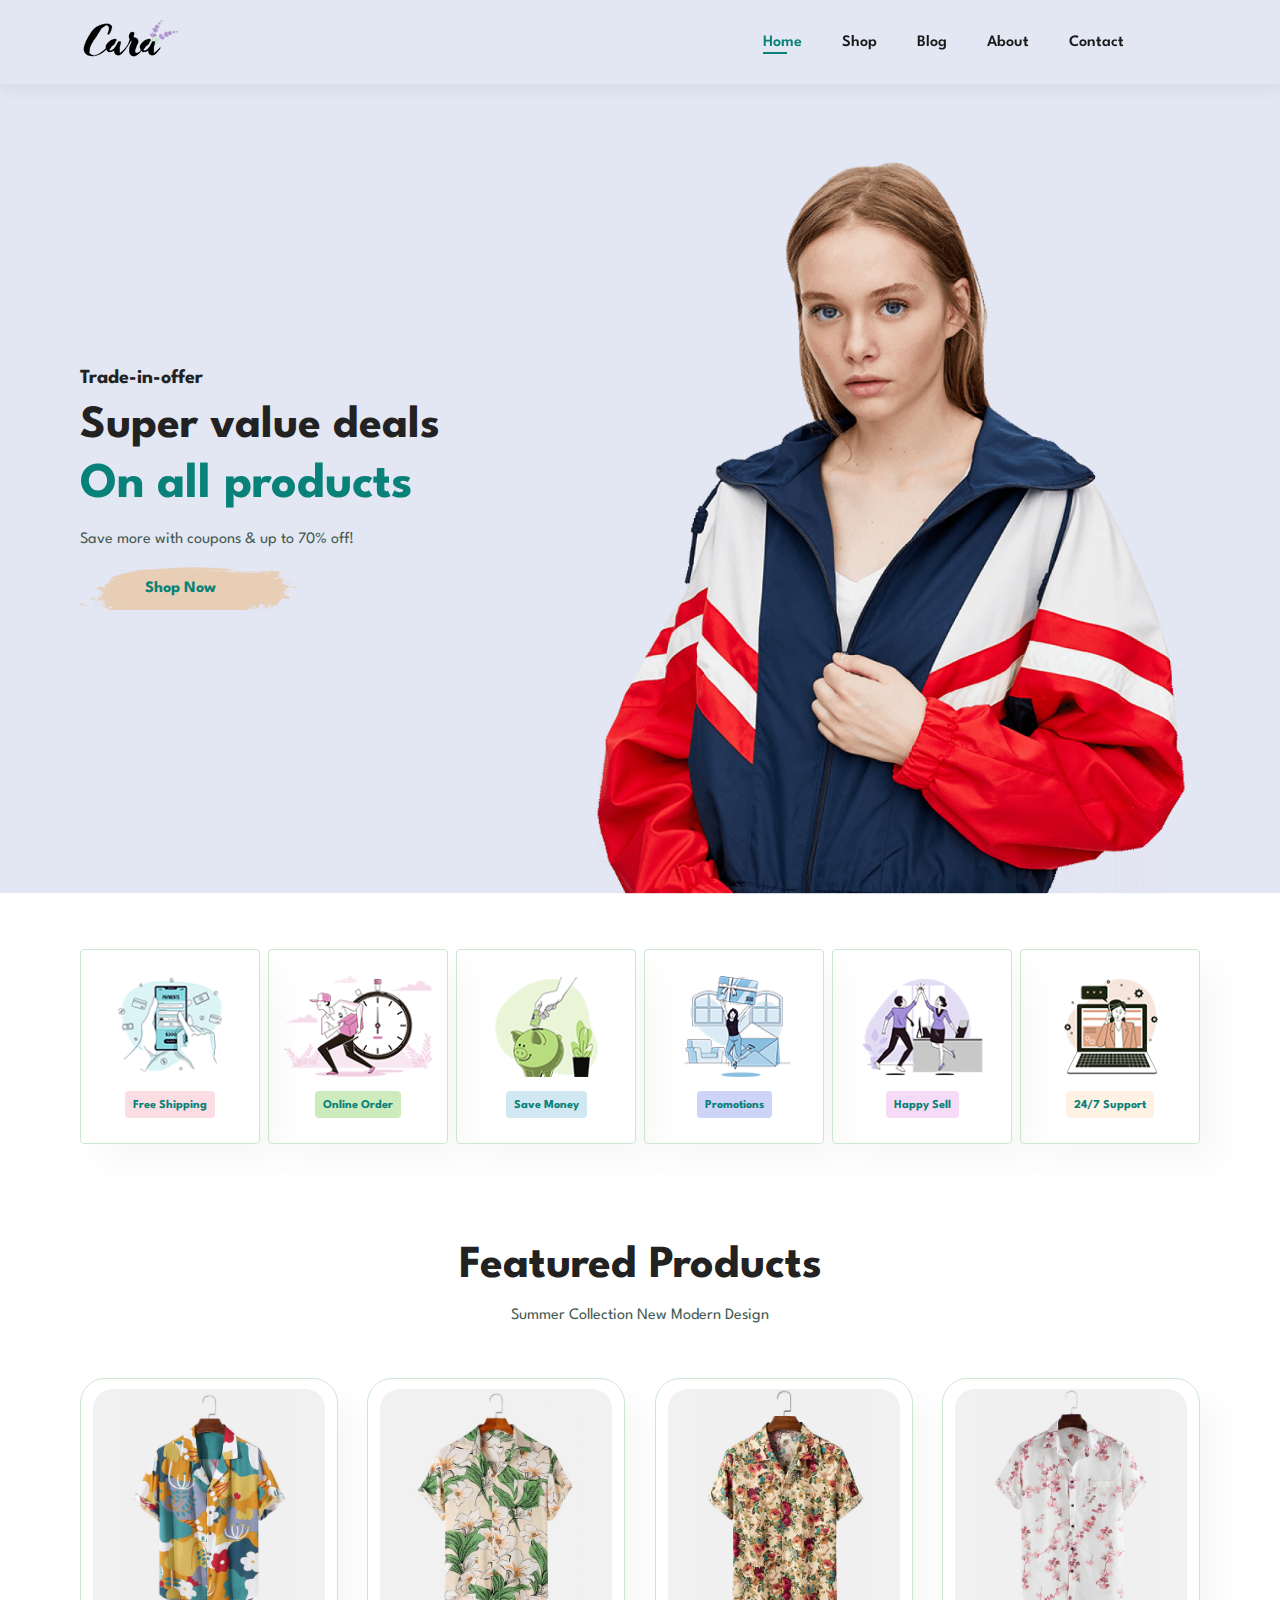
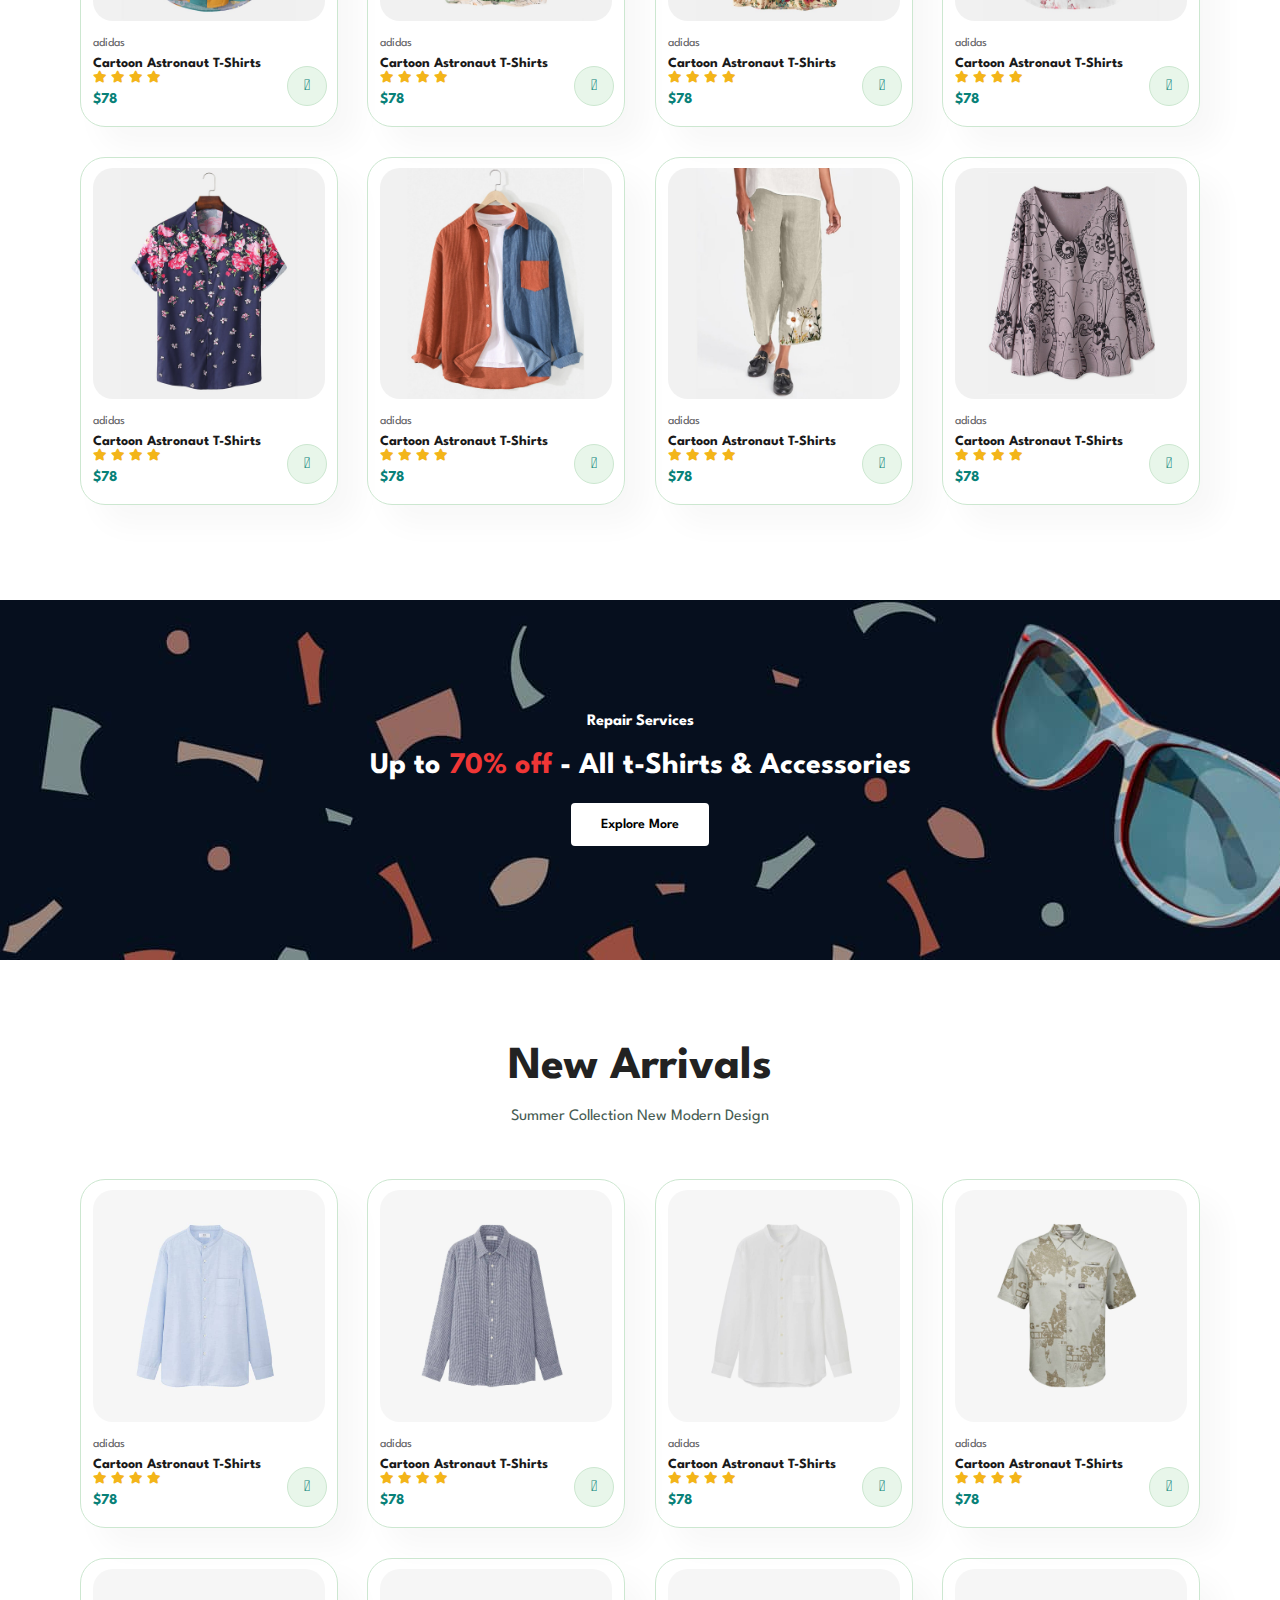
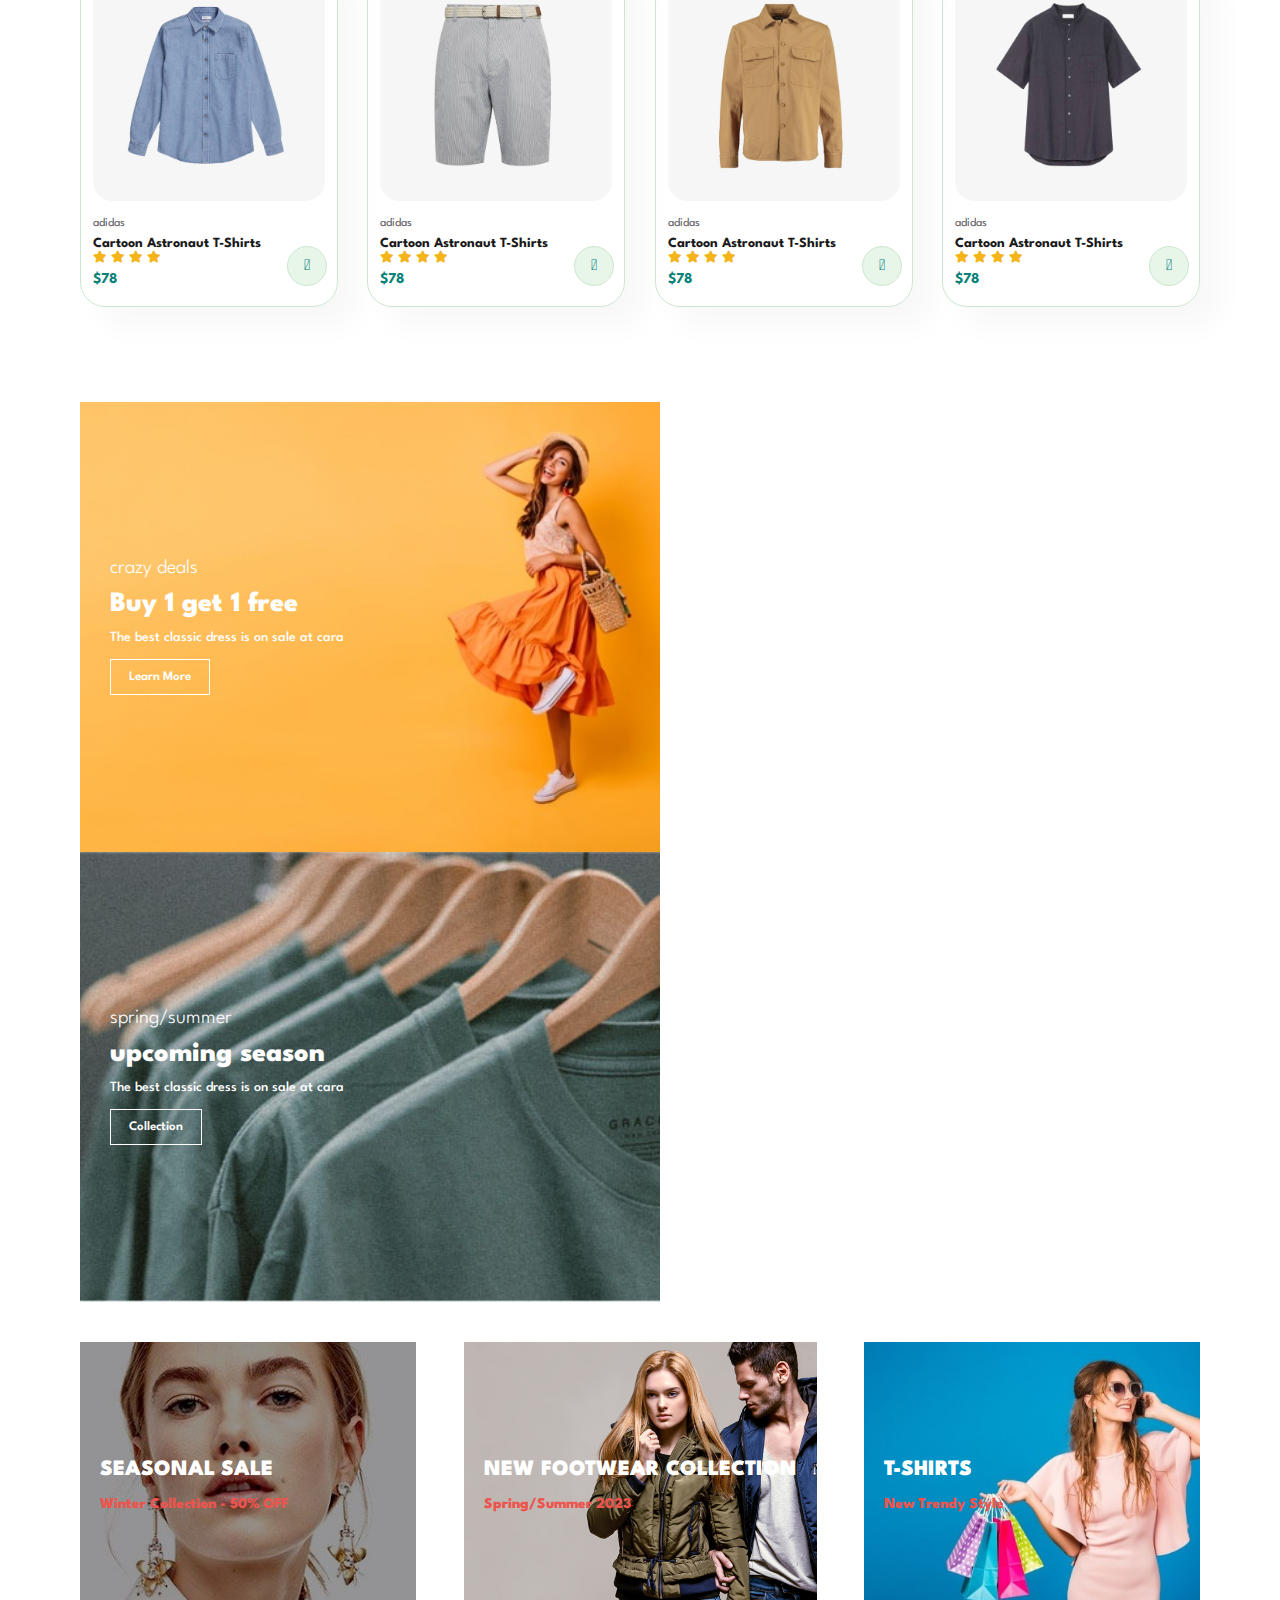
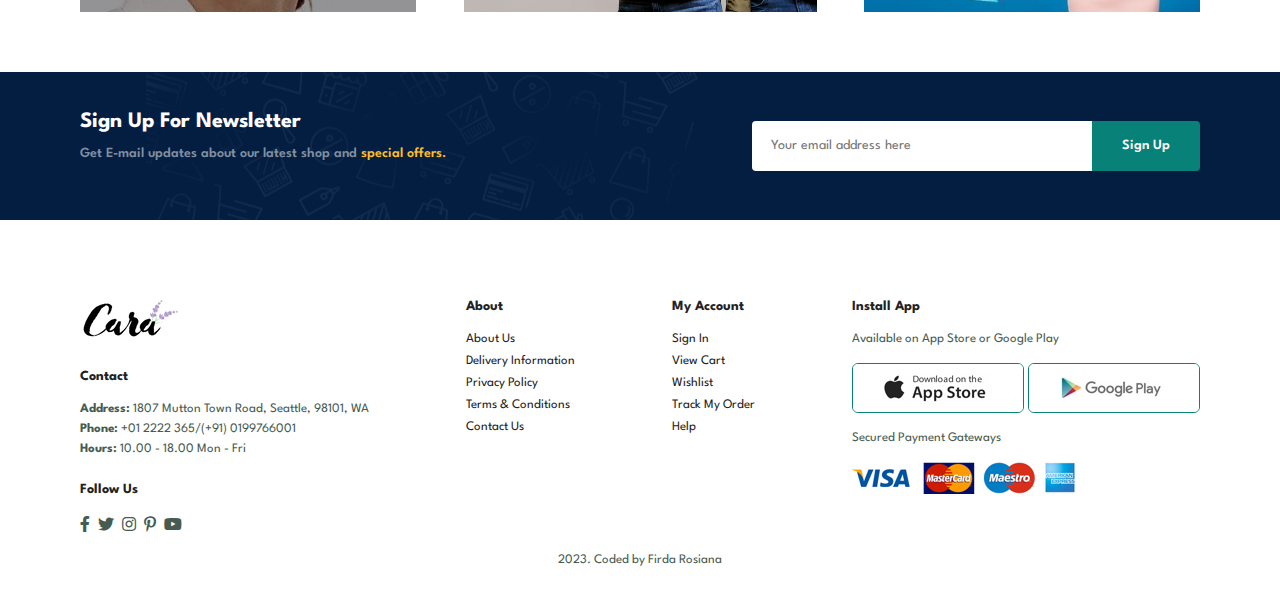
<file: index.html>
<!DOCTYPE html>
<html lang="en">
  <head>
    <meta charset="UTF-8" />
    <meta http-equiv="X-UA-Compatible" content="IE=edge" />
    <meta name="viewport" content="width=device-width, initial-scale=1.0" />
    <title>Drone Ecommerce</title>
    <link rel="stylesheet" href="https://pro.fontawesome.com/releases/v5.10.0/css/all.css" />

    <link rel="stylesheet" href="style.css" />
  </head>

  <body>
    <section id="header">
      <a href=""><img src="img/logo.png" alt="" class="logo" /></a>

      <div class="">
        <ul id="navbar">
          <li><a class="active" href="index.html">Home</a></li>
          <li><a href="shop.html">Shop</a></li>
          <li><a href="blog.html">Blog</a></li>
          <li><a href="about.html">About</a></li>
          <li><a href="contact.html">Contact</a></li>
          <li id="lg-bag">
            <a href="cart.html"><i class="far fa-shopping-bag"></i></a>
          </li>
          <a href="#" id="close"><i class="far fa-times"></i></a>
        </ul>
      </div>
      <div class="" id="mobile">
          <a href="cart.html"><i class="far fa-shopping-bag"></i></a>
          <i id="bar" class="fas fa-outdent"></i>
      </div>
    </section>

    <section id="hero">
      <h4>Trade-in-offer</h4>
      <h2>Super value deals</h2>
      <h1>On all products</h1>
      <p>Save more with coupons & up to 70% off!</p>
      <button>Shop Now</button>
    </section>

    <section id="feature" class="section-p1">
      <div class="fe-box">
        <img src="img/features/f1.png" alt="" />
        <h6>Free Shipping</h6>
      </div>
      <div class="fe-box">
        <img src="img/features/f2.png" alt="" />
        <h6>Online Order</h6>
      </div>
      <div class="fe-box">
        <img src="img/features/f3.png" alt="" />
        <h6>Save Money</h6>
      </div>
      <div class="fe-box">
        <img src="img/features/f4.png" alt="" />
        <h6>Promotions</h6>
      </div>
      <div class="fe-box">
        <img src="img/features/f5.png" alt="" />
        <h6>Happy Sell</h6>
      </div>
      <div class="fe-box">
        <img src="img/features/f6.png" alt="" />
        <h6>24/7 Support</h6>
      </div>
    </section>

    <section id="product1" class="section-p1">
      <h2>Featured Products</h2>
      <p>Summer Collection New Modern Design</p>
      <div class="pro-container">
        <div class="pro">
          <img src="img/products/f1.jpg" alt="" />
          <div class="desc">
            <span>adidas</span>
            <h5>Cartoon Astronaut T-Shirts</h5>
            <div class="star">
              <i class="fas fa-star"></i>
              <i class="fas fa-star"></i>
              <i class="fas fa-star"></i>
              <i class="fas fa-star"></i>
            </div>
            <h4>$78</h4>
          </div>
          <a href="#"><i class="fal fa-shopping-cart cart"></i></a>
        </div>
        <div class="pro">
          <img src="img/products/f2.jpg" alt="" />
          <div class="desc">
            <span>adidas</span>
            <h5>Cartoon Astronaut T-Shirts</h5>
            <div class="star">
              <i class="fas fa-star"></i>
              <i class="fas fa-star"></i>
              <i class="fas fa-star"></i>
              <i class="fas fa-star"></i>
            </div>
            <h4>$78</h4>
          </div>
          <a href="#"><i class="fal fa-shopping-cart cart"></i></a>
        </div>
        <div class="pro">
          <img src="img/products/f3.jpg" alt="" />
          <div class="desc">
            <span>adidas</span>
            <h5>Cartoon Astronaut T-Shirts</h5>
            <div class="star">
              <i class="fas fa-star"></i>
              <i class="fas fa-star"></i>
              <i class="fas fa-star"></i>
              <i class="fas fa-star"></i>
            </div>
            <h4>$78</h4>
          </div>
          <a href="#"><i class="fal fa-shopping-cart cart"></i></a>
        </div>
        <div class="pro">
          <img src="img/products/f4.jpg" alt="" />
          <div class="desc">
            <span>adidas</span>
            <h5>Cartoon Astronaut T-Shirts</h5>
            <div class="star">
              <i class="fas fa-star"></i>
              <i class="fas fa-star"></i>
              <i class="fas fa-star"></i>
              <i class="fas fa-star"></i>
            </div>
            <h4>$78</h4>
          </div>
          <a href="#"><i class="fal fa-shopping-cart cart"></i></a>
        </div>
        <div class="pro">
          <img src="img/products/f5.jpg" alt="" />
          <div class="desc">
            <span>adidas</span>
            <h5>Cartoon Astronaut T-Shirts</h5>
            <div class="star">
              <i class="fas fa-star"></i>
              <i class="fas fa-star"></i>
              <i class="fas fa-star"></i>
              <i class="fas fa-star"></i>
            </div>
            <h4>$78</h4>
          </div>
          <a href="#"><i class="fal fa-shopping-cart cart"></i></a>
        </div>
        <div class="pro">
          <img src="img/products/f6.jpg" alt="" />
          <div class="desc">
            <span>adidas</span>
            <h5>Cartoon Astronaut T-Shirts</h5>
            <div class="star">
              <i class="fas fa-star"></i>
              <i class="fas fa-star"></i>
              <i class="fas fa-star"></i>
              <i class="fas fa-star"></i>
            </div>
            <h4>$78</h4>
          </div>
          <a href="#"><i class="fal fa-shopping-cart cart"></i></a>
        </div>
        <div class="pro">
          <img src="img/products/f7.jpg" alt="" />
          <div class="desc">
            <span>adidas</span>
            <h5>Cartoon Astronaut T-Shirts</h5>
            <div class="star">
              <i class="fas fa-star"></i>
              <i class="fas fa-star"></i>
              <i class="fas fa-star"></i>
              <i class="fas fa-star"></i>
            </div>
            <h4>$78</h4>
          </div>
          <a href="#"><i class="fal fa-shopping-cart cart"></i></a>
        </div>
        <div class="pro">
          <img src="img/products/f8.jpg" alt="" />
          <div class="desc">
            <span>adidas</span>
            <h5>Cartoon Astronaut T-Shirts</h5>
            <div class="star">
              <i class="fas fa-star"></i>
              <i class="fas fa-star"></i>
              <i class="fas fa-star"></i>
              <i class="fas fa-star"></i>
            </div>
            <h4>$78</h4>
          </div>
          <a href="#"><i class="fal fa-shopping-cart cart"></i></a>
        </div>
      </div>
    </section>

    <section id="banner" class="section-m1">
      <h4>Repair Services</h4>
      <h2>Up to <span>70% off</span> - All t-Shirts & Accessories</h2>
      <button class="normal">Explore More</button>
    </section>

    <section id="product1" class="section-p1">
      <h2>New Arrivals</h2>
      <p>Summer Collection New Modern Design</p>
      <div class="pro-container">
        <div class="pro">
          <img src="img/products/n1.jpg" alt="" />
          <div class="desc">
            <span>adidas</span>
            <h5>Cartoon Astronaut T-Shirts</h5>
            <div class="star">
              <i class="fas fa-star"></i>
              <i class="fas fa-star"></i>
              <i class="fas fa-star"></i>
              <i class="fas fa-star"></i>
            </div>
            <h4>$78</h4>
          </div>
          <a href="#"><i class="fal fa-shopping-cart cart"></i></a>
        </div>
        <div class="pro">
          <img src="img/products/n2.jpg" alt="" />
          <div class="desc">
            <span>adidas</span>
            <h5>Cartoon Astronaut T-Shirts</h5>
            <div class="star">
              <i class="fas fa-star"></i>
              <i class="fas fa-star"></i>
              <i class="fas fa-star"></i>
              <i class="fas fa-star"></i>
            </div>
            <h4>$78</h4>
          </div>
          <a href="#"><i class="fal fa-shopping-cart cart"></i></a>
        </div>
        <div class="pro">
          <img src="img/products/n3.jpg" alt="" />
          <div class="desc">
            <span>adidas</span>
            <h5>Cartoon Astronaut T-Shirts</h5>
            <div class="star">
              <i class="fas fa-star"></i>
              <i class="fas fa-star"></i>
              <i class="fas fa-star"></i>
              <i class="fas fa-star"></i>
            </div>
            <h4>$78</h4>
          </div>
          <a href="#"><i class="fal fa-shopping-cart cart"></i></a>
        </div>
        <div class="pro">
          <img src="img/products/n4.jpg" alt="" />
          <div class="desc">
            <span>adidas</span>
            <h5>Cartoon Astronaut T-Shirts</h5>
            <div class="star">
              <i class="fas fa-star"></i>
              <i class="fas fa-star"></i>
              <i class="fas fa-star"></i>
              <i class="fas fa-star"></i>
            </div>
            <h4>$78</h4>
          </div>
          <a href="#"><i class="fal fa-shopping-cart cart"></i></a>
        </div>
        <div class="pro">
          <img src="img/products/n5.jpg" alt="" />
          <div class="desc">
            <span>adidas</span>
            <h5>Cartoon Astronaut T-Shirts</h5>
            <div class="star">
              <i class="fas fa-star"></i>
              <i class="fas fa-star"></i>
              <i class="fas fa-star"></i>
              <i class="fas fa-star"></i>
            </div>
            <h4>$78</h4>
          </div>
          <a href="#"><i class="fal fa-shopping-cart cart"></i></a>
        </div>
        <div class="pro">
          <img src="img/products/n6.jpg" alt="" />
          <div class="desc">
            <span>adidas</span>
            <h5>Cartoon Astronaut T-Shirts</h5>
            <div class="star">
              <i class="fas fa-star"></i>
              <i class="fas fa-star"></i>
              <i class="fas fa-star"></i>
              <i class="fas fa-star"></i>
            </div>
            <h4>$78</h4>
          </div>
          <a href="#"><i class="fal fa-shopping-cart cart"></i></a>
        </div>
        <div class="pro">
          <img src="img/products/n7.jpg" alt="" />
          <div class="desc">
            <span>adidas</span>
            <h5>Cartoon Astronaut T-Shirts</h5>
            <div class="star">
              <i class="fas fa-star"></i>
              <i class="fas fa-star"></i>
              <i class="fas fa-star"></i>
              <i class="fas fa-star"></i>
            </div>
            <h4>$78</h4>
          </div>
          <a href="#"><i class="fal fa-shopping-cart cart"></i></a>
        </div>
        <div class="pro">
          <img src="img/products/n8.jpg" alt="" />
          <div class="desc">
            <span>adidas</span>
            <h5>Cartoon Astronaut T-Shirts</h5>
            <div class="star">
              <i class="fas fa-star"></i>
              <i class="fas fa-star"></i>
              <i class="fas fa-star"></i>
              <i class="fas fa-star"></i>
            </div>
            <h4>$78</h4>
          </div>
          <a href="#"><i class="fal fa-shopping-cart cart"></i></a>
        </div>
      </div>
    </section>

    <section id="sm-banner" class="section-p1">
      <div class="banner-box">
        <h4>crazy deals</h4>
        <h2>Buy 1 get 1 free</h2>
        <span>The best classic dress is on sale at cara</span>
        <button class="white">Learn More</button>
      </div>
      <div class="banner-box banner-box-2">
        <h4>spring/summer</h4>
        <h2>upcoming season</h2>
        <span>The best classic dress is on sale at cara</span>
        <button class="white">Collection</button>
      </div>
    </section>

    <section id="banner-3">
      <div class="banner-box">
        <h2>SEASONAL SALE</h2>
        <h3>Winter Collection - 50% OFF</h3>
      </div>
      <div class="banner-box banner-box-2">
        <h2>NEW FOOTWEAR COLLECTION</h2>
        <h3>Spring/Summer 2023</h3>
      </div>
      <div class="banner-box banner-box-3">
        <h2>T-SHIRTS</h2>
        <h3>New Trendy Style</h3>
      </div>
    </section>

    <section id="newsletter" class="section-p1 section-m1">
      <div class="newstext">
        <h4>Sign Up For Newsletter</h4>
        <p>Get E-mail updates about our latest shop and <span>special offers.</span></p>
      </div>
      <div class="form">
        <input type="text" placeholder="Your email address here" />
        <button class="normal">Sign Up</button>
      </div>
    </section>

    <footer class="section-p1">
      <div class="col">
        <img src="img/logo.png" class="logo" alt="" />
        <h4>Contact</h4>
        <p><strong>Address:</strong> 1807 Mutton Town Road, Seattle, 98101, WA</p>
        <p><strong>Phone:</strong> +01 2222 365/(+91) 0199766001</p>
        <p><strong>Hours:</strong> 10.00 - 18.00 Mon - Fri</p>
        <div class="follow-us">
          <h4>Follow Us</h4>
          <div class="icon">
            <i class="fab fa-facebook-f"></i>
            <i class="fab fa-twitter"></i>
            <i class="fab fa-instagram"></i>
            <i class="fab fa-pinterest-p"></i>
            <i class="fab fa-youtube"></i>
          </div>
        </div>
      </div>

      <div class="col">
        <h4>About</h4>
        <a href="#">About Us</a>
        <a href="#">Delivery Information</a>
        <a href="#">Privacy Policy</a>
        <a href="#">Terms & Conditions</a>
        <a href="#">Contact Us</a>
      </div>

      <div class="col">
        <h4>My Account</h4>
        <a href="#">Sign In</a>
        <a href="#">View Cart</a>
        <a href="#">Wishlist</a>
        <a href="#">Track My Order</a>
        <a href="#">Help</a>
      </div>

      <div class="col install">
        <h4>Install App</h4>
        <p>Available on App Store or Google Play</p>
        <div class="row">
          <img src="img/pay/app.jpg" alt="" />
          <img src="img/pay/play.jpg" alt="" />
        </div>
        <p>Secured Payment Gateways</p>
        <img src="img/pay/pay.png" alt="" />
      </div>

      <div class="copyright">
        <p>2023. Coded by Firda Rosiana</p>
      </div>
    </footer>

    <script src="script.js"></script>
  </body>
</html>
</file>
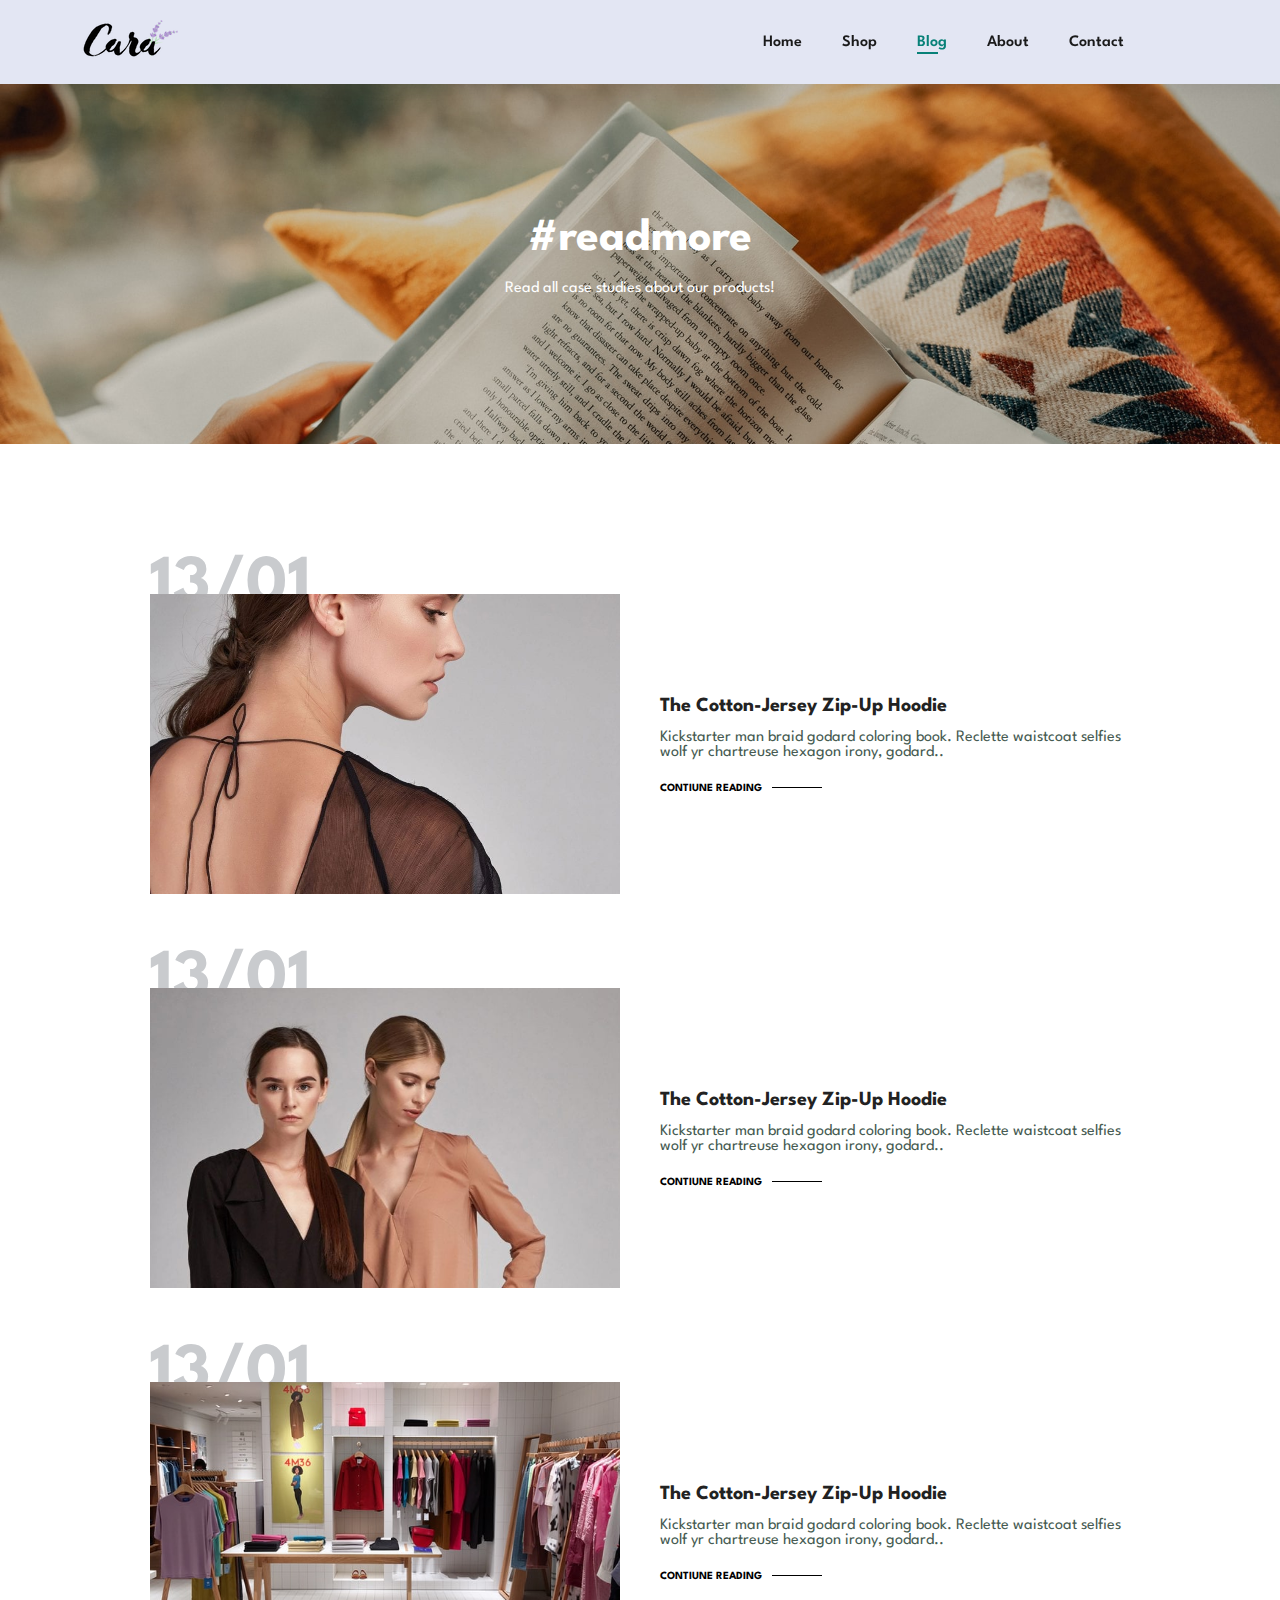
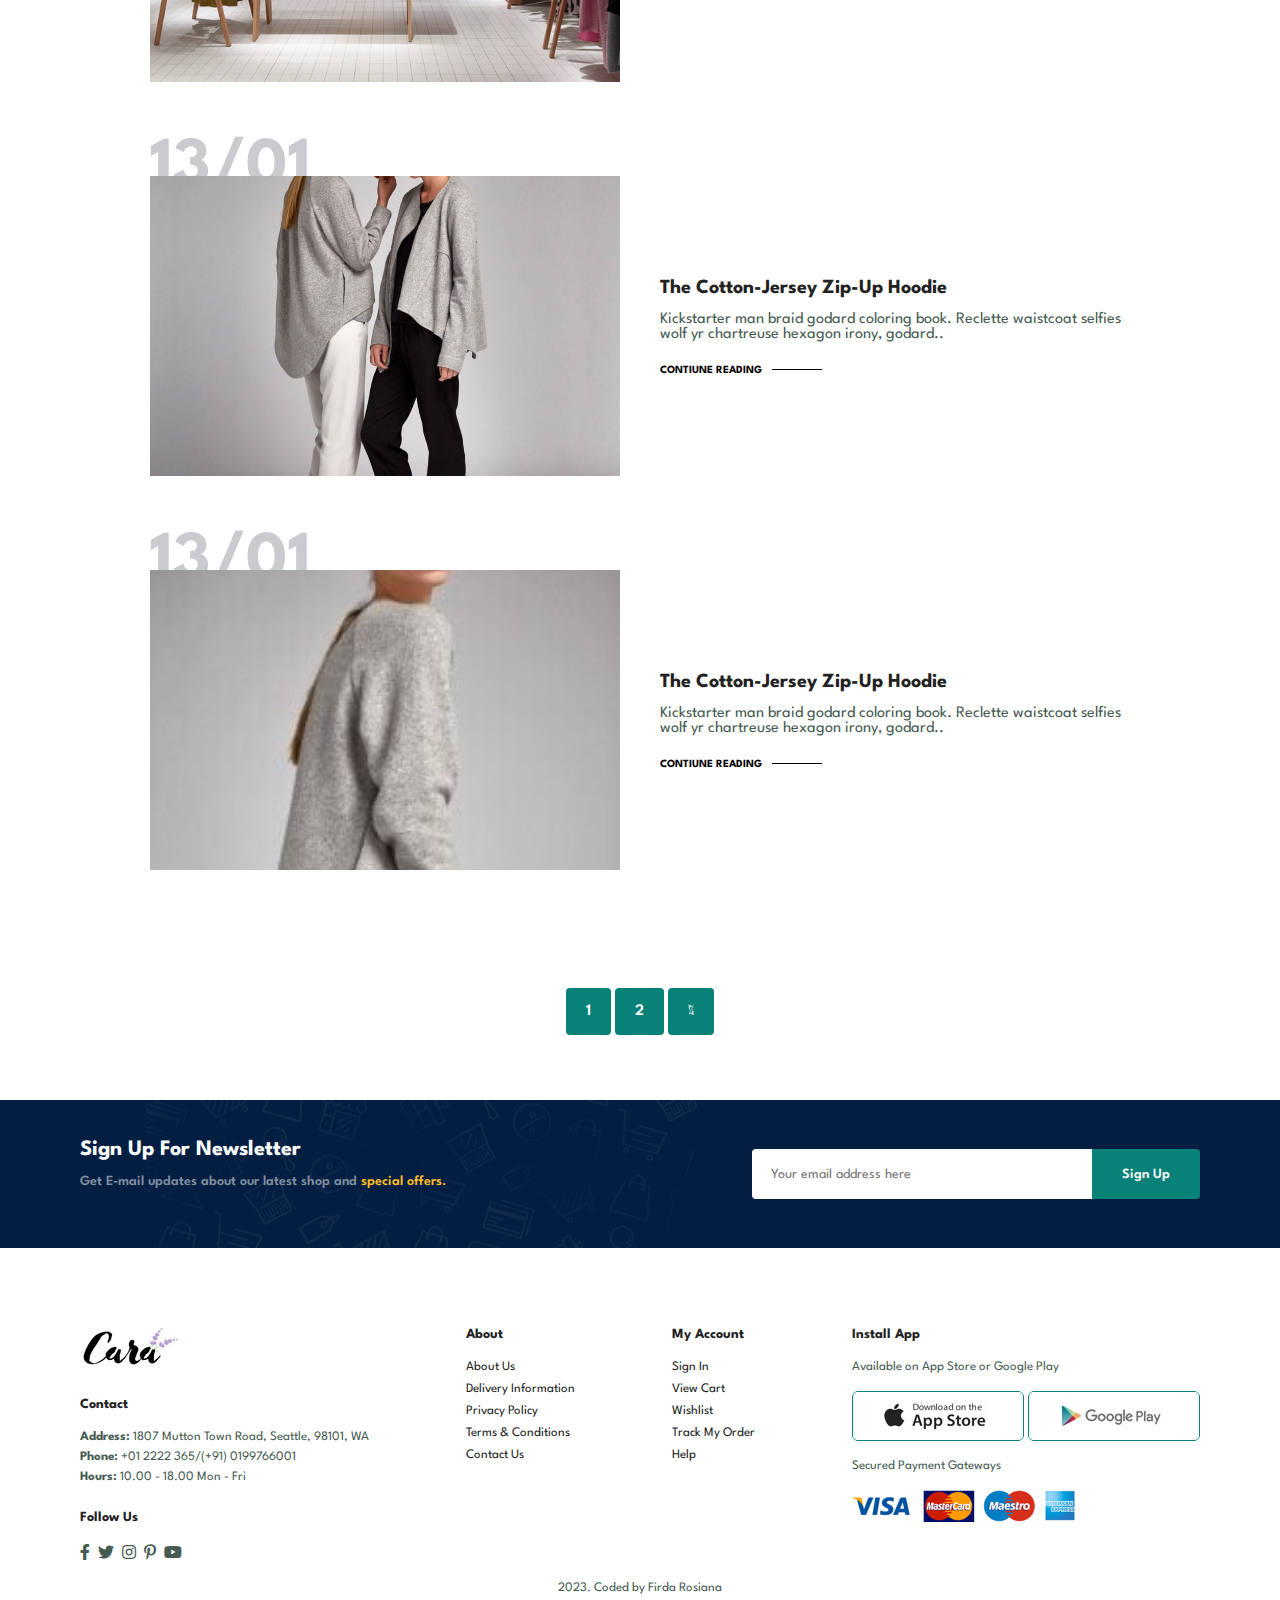
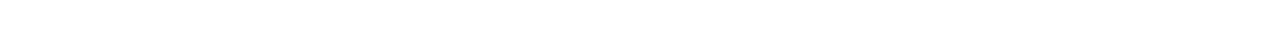
<file: blog.html>
<!DOCTYPE html>
<html lang="en">
  <head>
    <meta charset="UTF-8" />
    <meta http-equiv="X-UA-Compatible" content="IE=edge" />
    <meta name="viewport" content="width=device-width, initial-scale=1.0" />
    <title>Blog Drone Ecommerce</title>
    <link rel="stylesheet" href="https://pro.fontawesome.com/releases/v5.10.0/css/all.css" />

    <link rel="stylesheet" href="style.css" />
  </head>

  <body>
    <section id="header">
      <a href=""><img src="img/logo.png" alt="" class="logo" /></a>

      <div class="">
        <ul id="navbar">
          <li><a href="index.html">Home</a></li>
          <li><a href="shop.html">Shop</a></li>
          <li><a class="active" href="blog.html">Blog</a></li>
          <li><a href="about.html">About</a></li>
          <li><a href="contact.html">Contact</a></li>
          <li id="lg-bag">
            <a href="cart.html"><i class="far fa-shopping-bag"></i></a>
          </li>
          <a href="#" id="close"><i class="far fa-times"></i></a>
        </ul>
      </div>
      <div class="" id="mobile">
        <a href="cart.html"><i class="far fa-shopping-bag"></i></a>
        <i id="bar" class="fas fa-outdent"></i>
      </div>
    </section>

    <section id="page-header" class="blog-header">
      <h2>#readmore</h2>
      <p>Read all case studies about our products!</p>
    </section>

    <section id="blog">
      <div class="blog-box">
        <div class="blog-img">
          <img src="img/blog/b1.jpg" alt="" />
        </div>
        <div class="blog-details">
          <h4>The Cotton-Jersey Zip-Up Hoodie</h4>
          <p>Kickstarter man braid godard coloring book. Reclette waistcoat selfies wolf yr chartreuse hexagon irony, godard..</p>
          <a href="#">CONTIUNE READING</a>
        </div>
        <h1>13/01</h1>
      </div>
      <div class="blog-box">
        <div class="blog-img">
          <img src="img/blog/b2.jpg" alt="" />
        </div>
        <div class="blog-details">
          <h4>The Cotton-Jersey Zip-Up Hoodie</h4>
          <p>Kickstarter man braid godard coloring book. Reclette waistcoat selfies wolf yr chartreuse hexagon irony, godard..</p>
          <a href="#">CONTIUNE READING</a>
        </div>
        <h1>13/01</h1>
      </div>
      <div class="blog-box">
        <div class="blog-img">
          <img src="img/blog/b3.jpg" alt="" />
        </div>
        <div class="blog-details">
          <h4>The Cotton-Jersey Zip-Up Hoodie</h4>
          <p>Kickstarter man braid godard coloring book. Reclette waistcoat selfies wolf yr chartreuse hexagon irony, godard..</p>
          <a href="#">CONTIUNE READING</a>
        </div>
        <h1>13/01</h1>
      </div>
      <div class="blog-box">
        <div class="blog-img">
          <img src="img/blog/b4.jpg" alt="" />
        </div>
        <div class="blog-details">
          <h4>The Cotton-Jersey Zip-Up Hoodie</h4>
          <p>Kickstarter man braid godard coloring book. Reclette waistcoat selfies wolf yr chartreuse hexagon irony, godard..</p>
          <a href="#">CONTIUNE READING</a>
        </div>
        <h1>13/01</h1>
      </div>
      <div class="blog-box">
        <div class="blog-img">
          <img src="img/blog/b5.jpg" alt="" />
        </div>
        <div class="blog-details">
          <h4>The Cotton-Jersey Zip-Up Hoodie</h4>
          <p>Kickstarter man braid godard coloring book. Reclette waistcoat selfies wolf yr chartreuse hexagon irony, godard..</p>
          <a href="#">CONTIUNE READING</a>
        </div>
        <h1>13/01</h1>
      </div>
    </section>

    <section id="pagination" class="section-p1">
      <a href="#">1</a>
      <a href="#">2</a>
      <a href="#"><i class="fal fa-long-arrow-alt-right"></i></a>
    </section>

    <section id="newsletter" class="section-p1 section-m1">
      <div class="newstext">
        <h4>Sign Up For Newsletter</h4>
        <p>Get E-mail updates about our latest shop and <span>special offers.</span></p>
      </div>
      <div class="form">
        <input type="text" placeholder="Your email address here" />
        <button class="normal">Sign Up</button>
      </div>
    </section>

    <footer class="section-p1">
      <div class="col">
        <img src="img/logo.png" class="logo" alt="" />
        <h4>Contact</h4>
        <p><strong>Address:</strong> 1807 Mutton Town Road, Seattle, 98101, WA</p>
        <p><strong>Phone:</strong> +01 2222 365/(+91) 0199766001</p>
        <p><strong>Hours:</strong> 10.00 - 18.00 Mon - Fri</p>
        <div class="follow-us">
          <h4>Follow Us</h4>
          <div class="icon">
            <i class="fab fa-facebook-f"></i>
            <i class="fab fa-twitter"></i>
            <i class="fab fa-instagram"></i>
            <i class="fab fa-pinterest-p"></i>
            <i class="fab fa-youtube"></i>
          </div>
        </div>
      </div>

      <div class="col">
        <h4>About</h4>
        <a href="#">About Us</a>
        <a href="#">Delivery Information</a>
        <a href="#">Privacy Policy</a>
        <a href="#">Terms & Conditions</a>
        <a href="#">Contact Us</a>
      </div>

      <div class="col">
        <h4>My Account</h4>
        <a href="#">Sign In</a>
        <a href="#">View Cart</a>
        <a href="#">Wishlist</a>
        <a href="#">Track My Order</a>
        <a href="#">Help</a>
      </div>

      <div class="col install">
        <h4>Install App</h4>
        <p>Available on App Store or Google Play</p>
        <div class="row">
          <img src="img/pay/app.jpg" alt="" />
          <img src="img/pay/play.jpg" alt="" />
        </div>
        <p>Secured Payment Gateways</p>
        <img src="img/pay/pay.png" alt="" />
      </div>

      <div class="copyright">
        <p>2023. Coded by Firda Rosiana</p>
      </div>
    </footer>

    <script src="script.js"></script>
  </body>
</html>
</file>
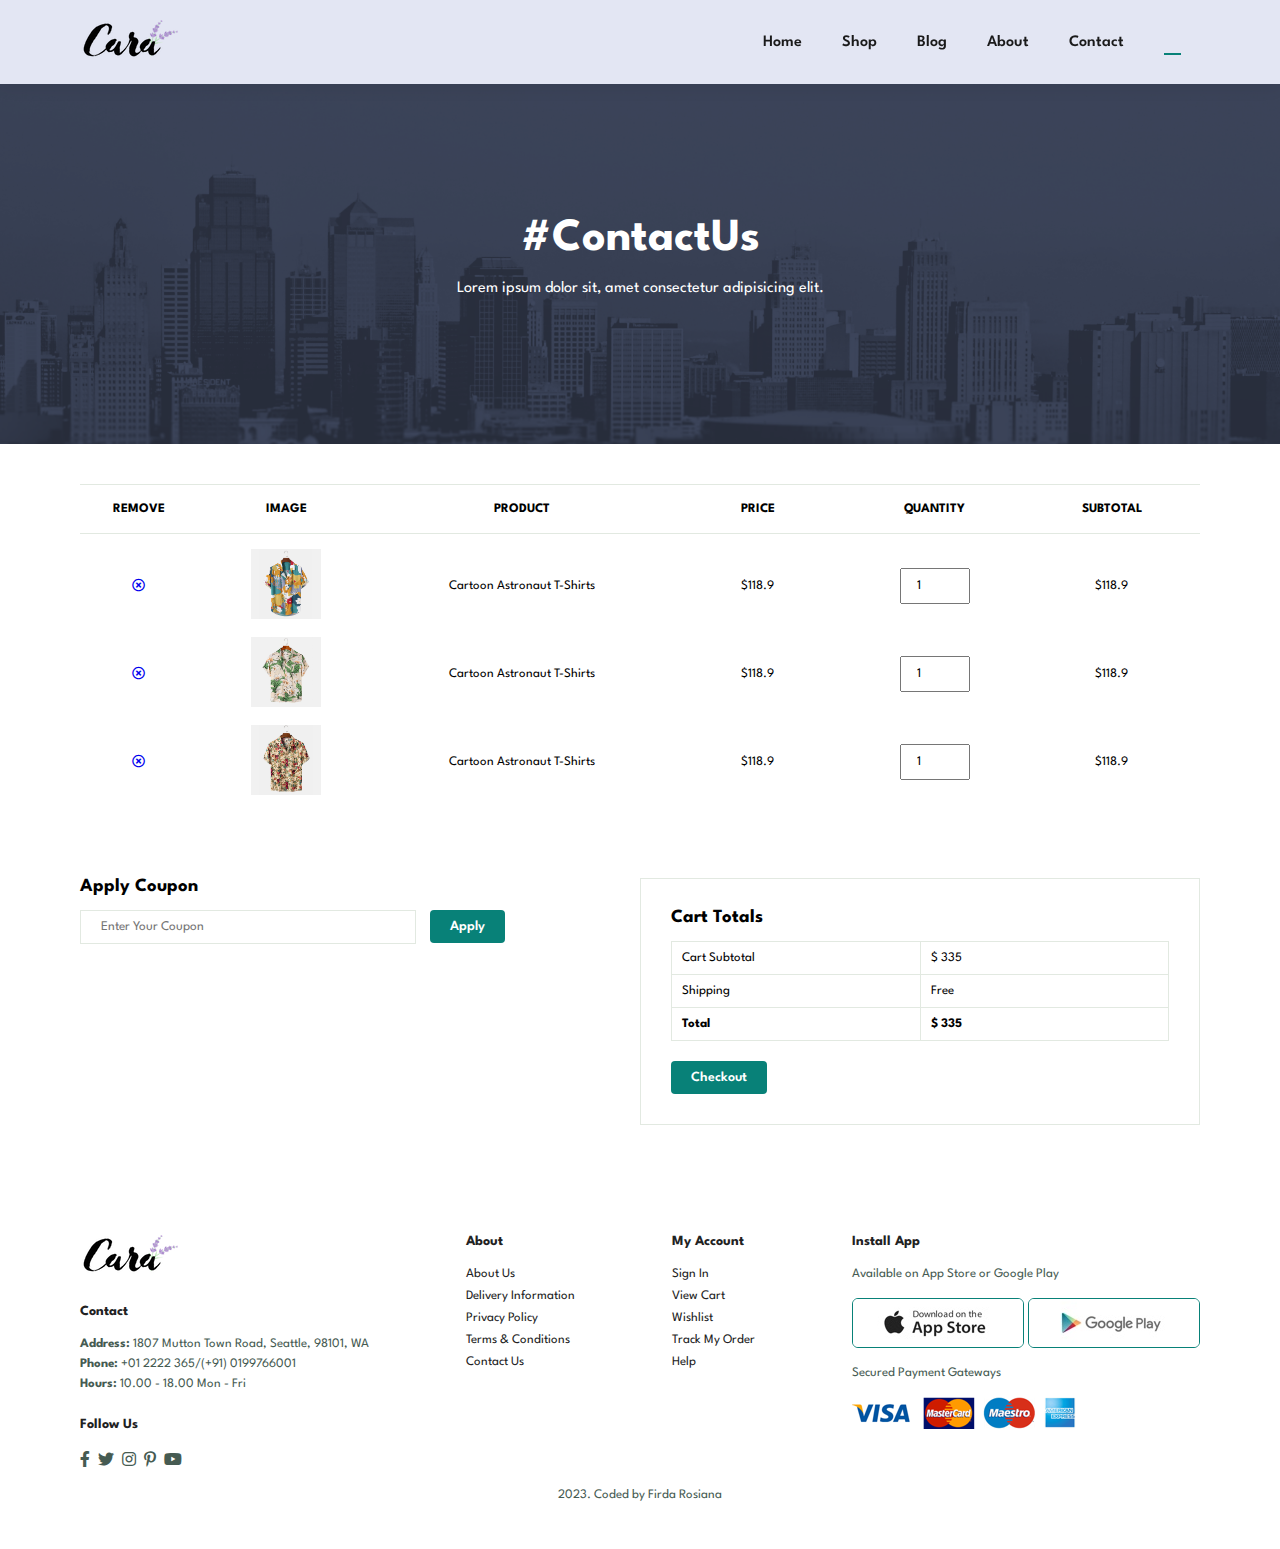
<file: cart.html>
<!DOCTYPE html>
<html lang="en">
  <head>
    <meta charset="UTF-8" />
    <meta http-equiv="X-UA-Compatible" content="IE=edge" />
    <meta name="viewport" content="width=device-width, initial-scale=1.0" />
    <title>Blog Drone Ecommerce</title>
    <link rel="stylesheet" href="https://pro.fontawesome.com/releases/v5.10.0/css/all.css" />

    <link rel="stylesheet" href="style.css" />
  </head>

  <body>
    <section id="header">
      <a href="#"><img src="img/logo.png" alt="" class="logo" /></a>

      <div class="">
        <ul id="navbar">
          <li><a href="index.html">Home</a></li>
          <li><a href="shop.html">Shop</a></li>
          <li><a href="blog.html">Blog</a></li>
          <li><a href="about.html">About</a></li>
          <li><a href="contact.html">Contact</a></li>
          <li id="lg-bag">
            <a class="active" href="cart.html"><i class="far fa-shopping-bag"></i></a>
          </li>
          <a href="#" id="close"><i class="far fa-times"></i></a>
        </ul>
      </div>
      <div class="" id="mobile">
        <a href="cart.html"><i class="far fa-shopping-bag"></i></a>
        <i id="bar" class="fas fa-outdent"></i>
      </div>
    </section>

    <section id="page-header" class="about-header">
      <h2>#ContactUs</h2>
      <p>Lorem ipsum dolor sit, amet consectetur adipisicing elit.</p>
    </section>

    <section id="cart" class="section-p1">
      <table width="100%">
        <thead>
          <tr>
            <td>Remove</td>
            <td>Image</td>
            <td>Product</td>
            <td>Price</td>
            <td>Quantity</td>
            <td>Subtotal</td>
          </tr>
        </thead>
        <tbody>
          <tr>
            <td>
              <a href="#"><i class="far fa-times-circle"></i></a>
            </td>
            <td><img src="img/products/f1.jpg" alt="" /></td>
            <td>Cartoon Astronaut T-Shirts</td>
            <td>$118.9</td>
            <td><input type="number" value="1" /></td>
            <td>$118.9</td>
        </tr>
          <tr>
            <td>
              <a href="#"><i class="far fa-times-circle"></i></a>
            </td>
            <td><img src="img/products/f2.jpg" alt="" /></td>
            <td>Cartoon Astronaut T-Shirts</td>
            <td>$118.9</td>
            <td><input type="number" value="1" /></td>
            <td>$118.9</td>
          </tr>
          <tr>
            <td>
              <a href="#"><i class="far fa-times-circle"></i></a>
            </td>
            <td><img src="img/products/f3.jpg" alt="" /></td>
            <td>Cartoon Astronaut T-Shirts</td>
            <td>$118.9</td>
            <td><input type="number" value="1" /></td>
            <td>$118.9</td>
          </tr>
        </tbody>
      </table>
    </section>

    <section id="cart-add" class="section-p1">
      <div id="coupon">
        <h3>Apply Coupon</h3>
        <div>
          <input type="text" placeholder="Enter Your Coupon">
          <button class="normal">Apply</button>
        </div>
      </div>
      <div id="subtotal">
        <h3>Cart Totals</h3>
        <table>
          <tr>
            <td>Cart Subtotal</td>
            <td>$ 335</td>
          </tr>
          <tr>
            <td>Shipping</td>
            <td>Free</td>
          </tr>
          <tr>
            <td><strong>Total</strong></td>
            <td><strong>$ 335</strong></td>
          </tr>
        </table>
        <button class="normal">Checkout</button>
      </div>
    </section>

    <footer class="section-p1">
      <div class="col">
        <img src="img/logo.png" class="logo" alt="" />
        <h4>Contact</h4>
        <p><strong>Address:</strong> 1807 Mutton Town Road, Seattle, 98101, WA</p>
        <p><strong>Phone:</strong> +01 2222 365/(+91) 0199766001</p>
        <p><strong>Hours:</strong> 10.00 - 18.00 Mon - Fri</p>
        <div class="follow-us">
          <h4>Follow Us</h4>
          <div class="icon">
            <i class="fab fa-facebook-f"></i>
            <i class="fab fa-twitter"></i>
            <i class="fab fa-instagram"></i>
            <i class="fab fa-pinterest-p"></i>
            <i class="fab fa-youtube"></i>
          </div>
        </div>
      </div>

      <div class="col">
        <h4>About</h4>
        <a href="#">About Us</a>
        <a href="#">Delivery Information</a>
        <a href="#">Privacy Policy</a>
        <a href="#">Terms & Conditions</a>
        <a href="#">Contact Us</a>
      </div>

      <div class="col">
        <h4>My Account</h4>
        <a href="#">Sign In</a>
        <a href="#">View Cart</a>
        <a href="#">Wishlist</a>
        <a href="#">Track My Order</a>
        <a href="#">Help</a>
      </div>

      <div class="col install">
        <h4>Install App</h4>
        <p>Available on App Store or Google Play</p>
        <div class="row">
          <img src="img/pay/app.jpg" alt="" />
          <img src="img/pay/play.jpg" alt="" />
        </div>
        <p>Secured Payment Gateways</p>
        <img src="img/pay/pay.png" alt="" />
      </div>

      <div class="copyright">
        <p>2023. Coded by Firda Rosiana</p>
      </div>
    </footer>

    <script src="script.js"></script>
  </body>
</html>
</file>
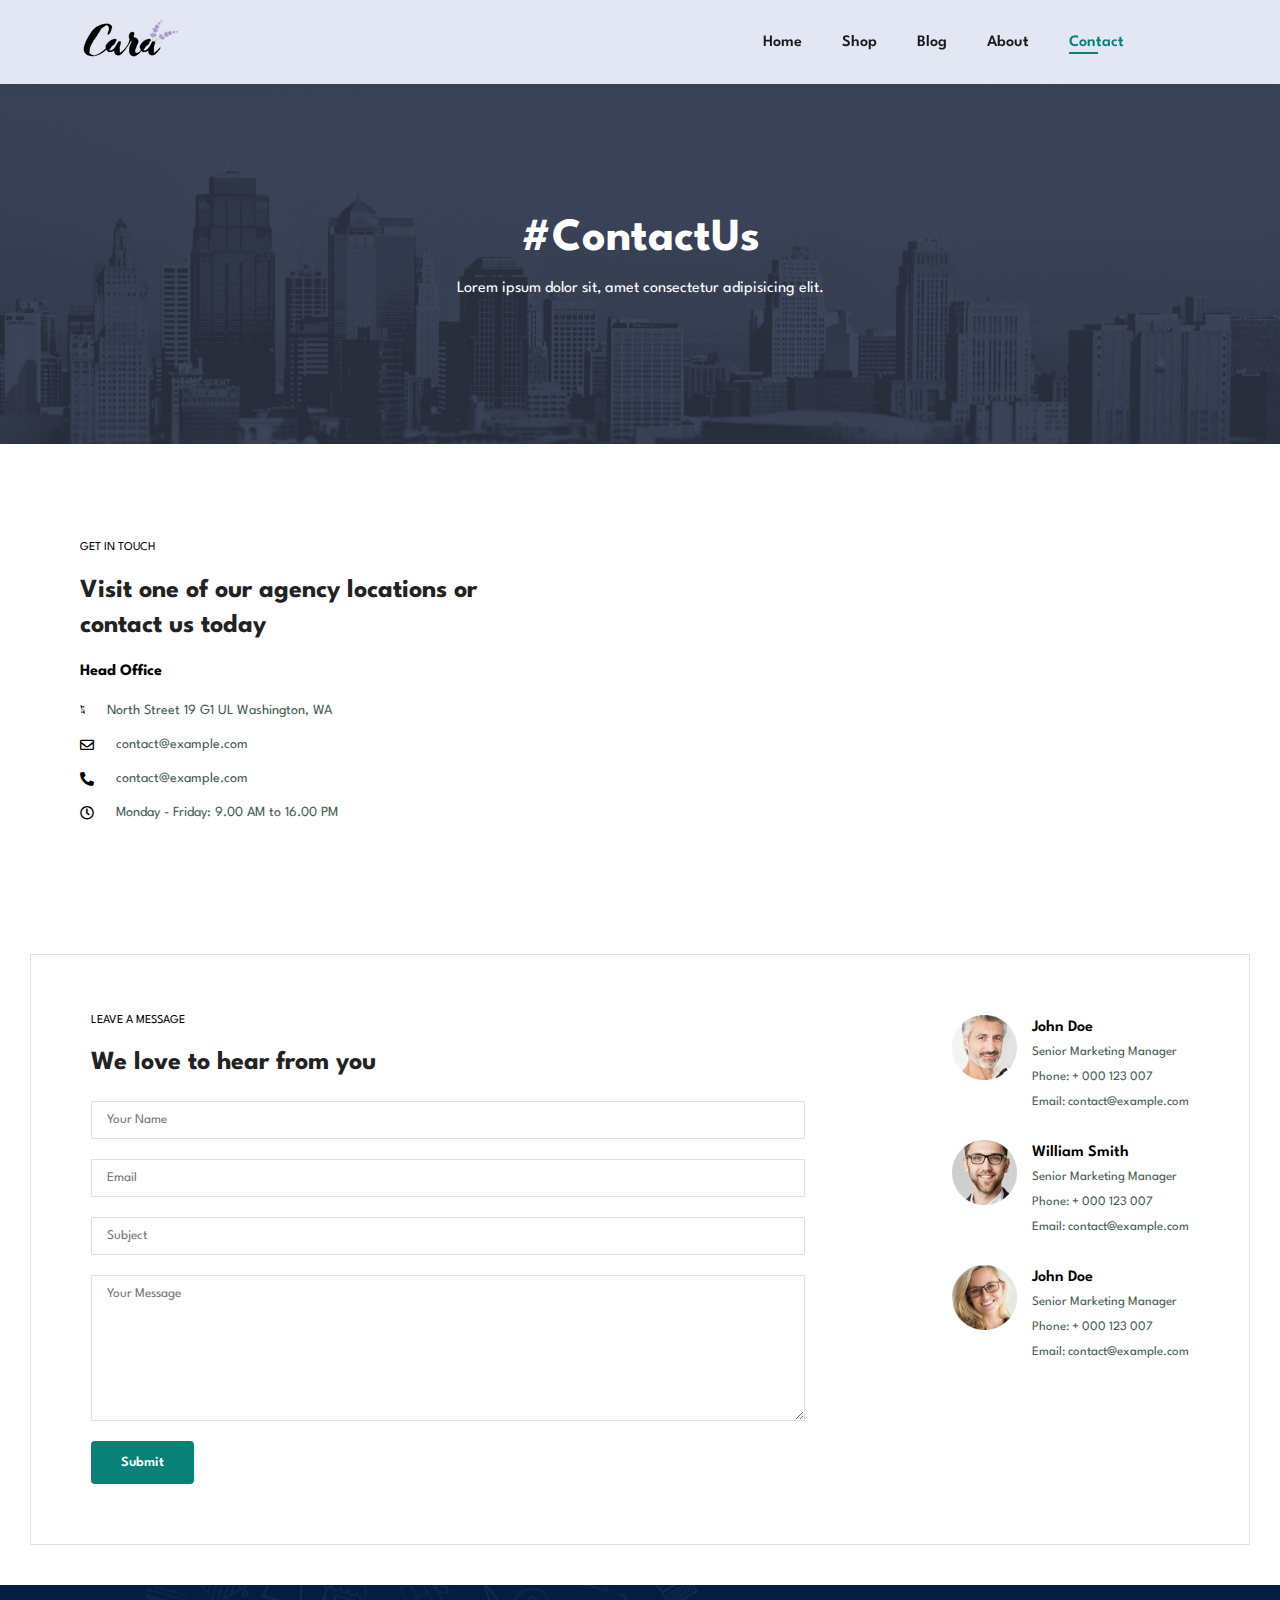
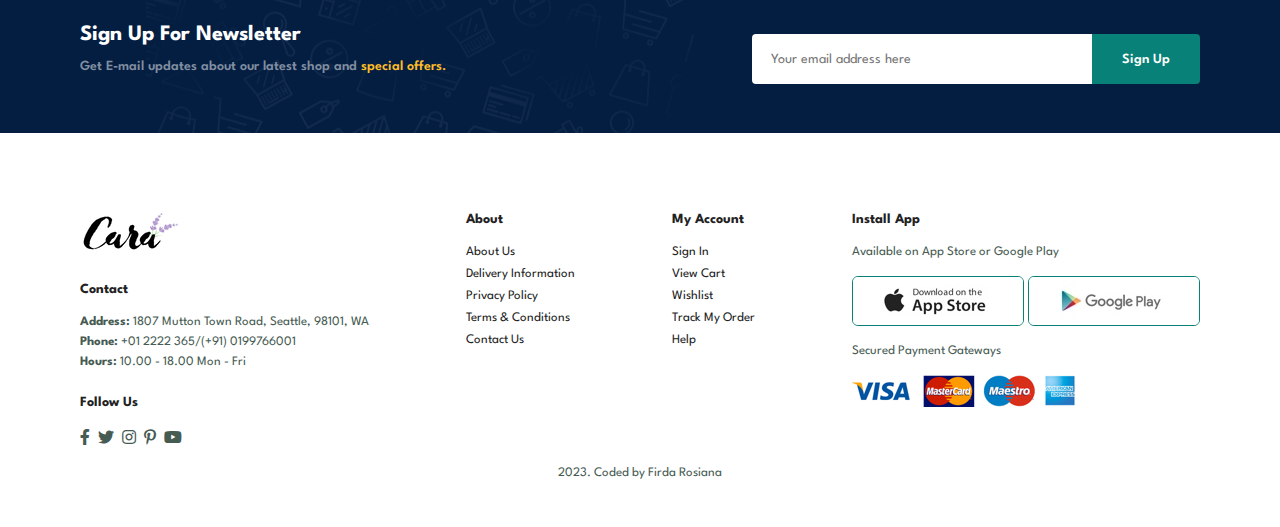
<file: contact.html>
<!DOCTYPE html>
<html lang="en">
  <head>
    <meta charset="UTF-8" />
    <meta http-equiv="X-UA-Compatible" content="IE=edge" />
    <meta name="viewport" content="width=device-width, initial-scale=1.0" />
    <title>Blog Drone Ecommerce</title>
    <link rel="stylesheet" href="https://pro.fontawesome.com/releases/v5.10.0/css/all.css" />

    <link rel="stylesheet" href="style.css" />
  </head>

  <body>
    <section id="header">
      <a href=""><img src="img/logo.png" alt="" class="logo" /></a>

      <div class="">
        <ul id="navbar">
          <li><a href="index.html">Home</a></li>
          <li><a href="shop.html">Shop</a></li>
          <li><a href="blog.html">Blog</a></li>
          <li><a href="about.html">About</a></li>
          <li><a class="active" href="contact.html">Contact</a></li>
          <li id="lg-bag">
            <a href="cart.html"><i class="far fa-shopping-bag"></i></a>
          </li>
          <a href="#" id="close"><i class="far fa-times"></i></a>
        </ul>
      </div>
      <div class="" id="mobile">
        <a href="cart.html"><i class="far fa-shopping-bag"></i></a>
        <i id="bar" class="fas fa-outdent"></i>
      </div>
    </section>

    <section id="page-header" class="about-header">
      <h2>#ContactUs</h2>
      <p>Lorem ipsum dolor sit, amet consectetur adipisicing elit.</p>
    </section>

    <section id="contact-details" class="section-p1">
      <div class="details">
        <span>GET IN TOUCH</span>
        <h2>Visit one of our agency locations or contact us today</h2>
        <h3>Head Office</h3>
        <div class="">
          <li>
            <i class="fal fa-map"></i>
            <p>North Street 19 G1 UL Washington, WA</p>
          </li>
          <li>
            <i class="far fa-envelope"></i>
            <p>contact@example.com</p>
          </li>
          <li>
            <i class="fas fa-phone-alt"></i>
            <p>contact@example.com</p>
          </li>
          <li>
            <i class="far fa-clock"></i>
            <p>Monday - Friday: 9.00 AM to 16.00 PM</p>
          </li>
        </div>
      </div>
      <div class="map">
        <iframe
          src="https://www.google.com/maps/embed?pb=!1m18!1m12!1m3!1d198740.17535615788!2d-77.17938836292075!3d38.89390590046523!2m3!1f0!2f0!3f0!3m2!1i1024!2i768!4f13.1!3m3!1m2!1s0x89b7c6de5af6e45b%3A0xc2524522d4885d2a!2sWashington%2C%20DC%2C%20USA!5e0!3m2!1sen!2sid!4v1699175063725!5m2!1sen!2sid"
          width="600"
          height="450"
          style="border: 0"
          allowfullscreen=""
          loading="lazy"
          referrerpolicy="no-referrer-when-downgrade"
        ></iframe>
      </div>
    </section>

    <section id="form-details">
      <form action="">
        <span>LEAVE A MESSAGE</span>
        <h2>We love to hear from you</h2>
        <input type="text" placeholder="Your Name" />
        <input type="text" placeholder="Email" />
        <input type="text" placeholder="Subject" />
        <textarea name="" id="" cols="30" rows="10" placeholder="Your Message"></textarea>
        <button class="normal">Submit</button>
      </form>

      <div class="people">
        <div>
          <img src="img/people/1.png" alt="" />
          <p>
            <span>John Doe</span>Senior Marketing Manager <br />
            Phone: + 000 123 007 <br />
            Email: contact@example.com
          </p>
        </div>
        <div>
          <img src="img/people/2.png" alt="" />
          <p>
            <span>William Smith</span>Senior Marketing Manager <br />
            Phone: + 000 123 007 <br />
            Email: contact@example.com
          </p>
        </div>
        <div>
          <img src="img/people/3.png" alt="" />
          <p>
            <span>John Doe</span>Senior Marketing Manager <br />
            Phone: + 000 123 007 <br />
            Email: contact@example.com
          </p>
        </div>
      </div>
    </section>

    <section id="newsletter" class="section-p1 section-m1">
      <div class="newstext">
        <h4>Sign Up For Newsletter</h4>
        <p>Get E-mail updates about our latest shop and <span>special offers.</span></p>
      </div>
      <div class="form">
        <input type="text" placeholder="Your email address here" />
        <button class="normal">Sign Up</button>
      </div>
    </section>

    <footer class="section-p1">
      <div class="col">
        <img src="img/logo.png" class="logo" alt="" />
        <h4>Contact</h4>
        <p><strong>Address:</strong> 1807 Mutton Town Road, Seattle, 98101, WA</p>
        <p><strong>Phone:</strong> +01 2222 365/(+91) 0199766001</p>
        <p><strong>Hours:</strong> 10.00 - 18.00 Mon - Fri</p>
        <div class="follow-us">
          <h4>Follow Us</h4>
          <div class="icon">
            <i class="fab fa-facebook-f"></i>
            <i class="fab fa-twitter"></i>
            <i class="fab fa-instagram"></i>
            <i class="fab fa-pinterest-p"></i>
            <i class="fab fa-youtube"></i>
          </div>
        </div>
      </div>

      <div class="col">
        <h4>About</h4>
        <a href="#">About Us</a>
        <a href="#">Delivery Information</a>
        <a href="#">Privacy Policy</a>
        <a href="#">Terms & Conditions</a>
        <a href="#">Contact Us</a>
      </div>

      <div class="col">
        <h4>My Account</h4>
        <a href="#">Sign In</a>
        <a href="#">View Cart</a>
        <a href="#">Wishlist</a>
        <a href="#">Track My Order</a>
        <a href="#">Help</a>
      </div>

      <div class="col install">
        <h4>Install App</h4>
        <p>Available on App Store or Google Play</p>
        <div class="row">
          <img src="img/pay/app.jpg" alt="" />
          <img src="img/pay/play.jpg" alt="" />
        </div>
        <p>Secured Payment Gateways</p>
        <img src="img/pay/pay.png" alt="" />
      </div>

      <div class="copyright">
        <p>2023. Coded by Firda Rosiana</p>
      </div>
    </footer>

    <script src="script.js"></script>
  </body>
</html>
</file>
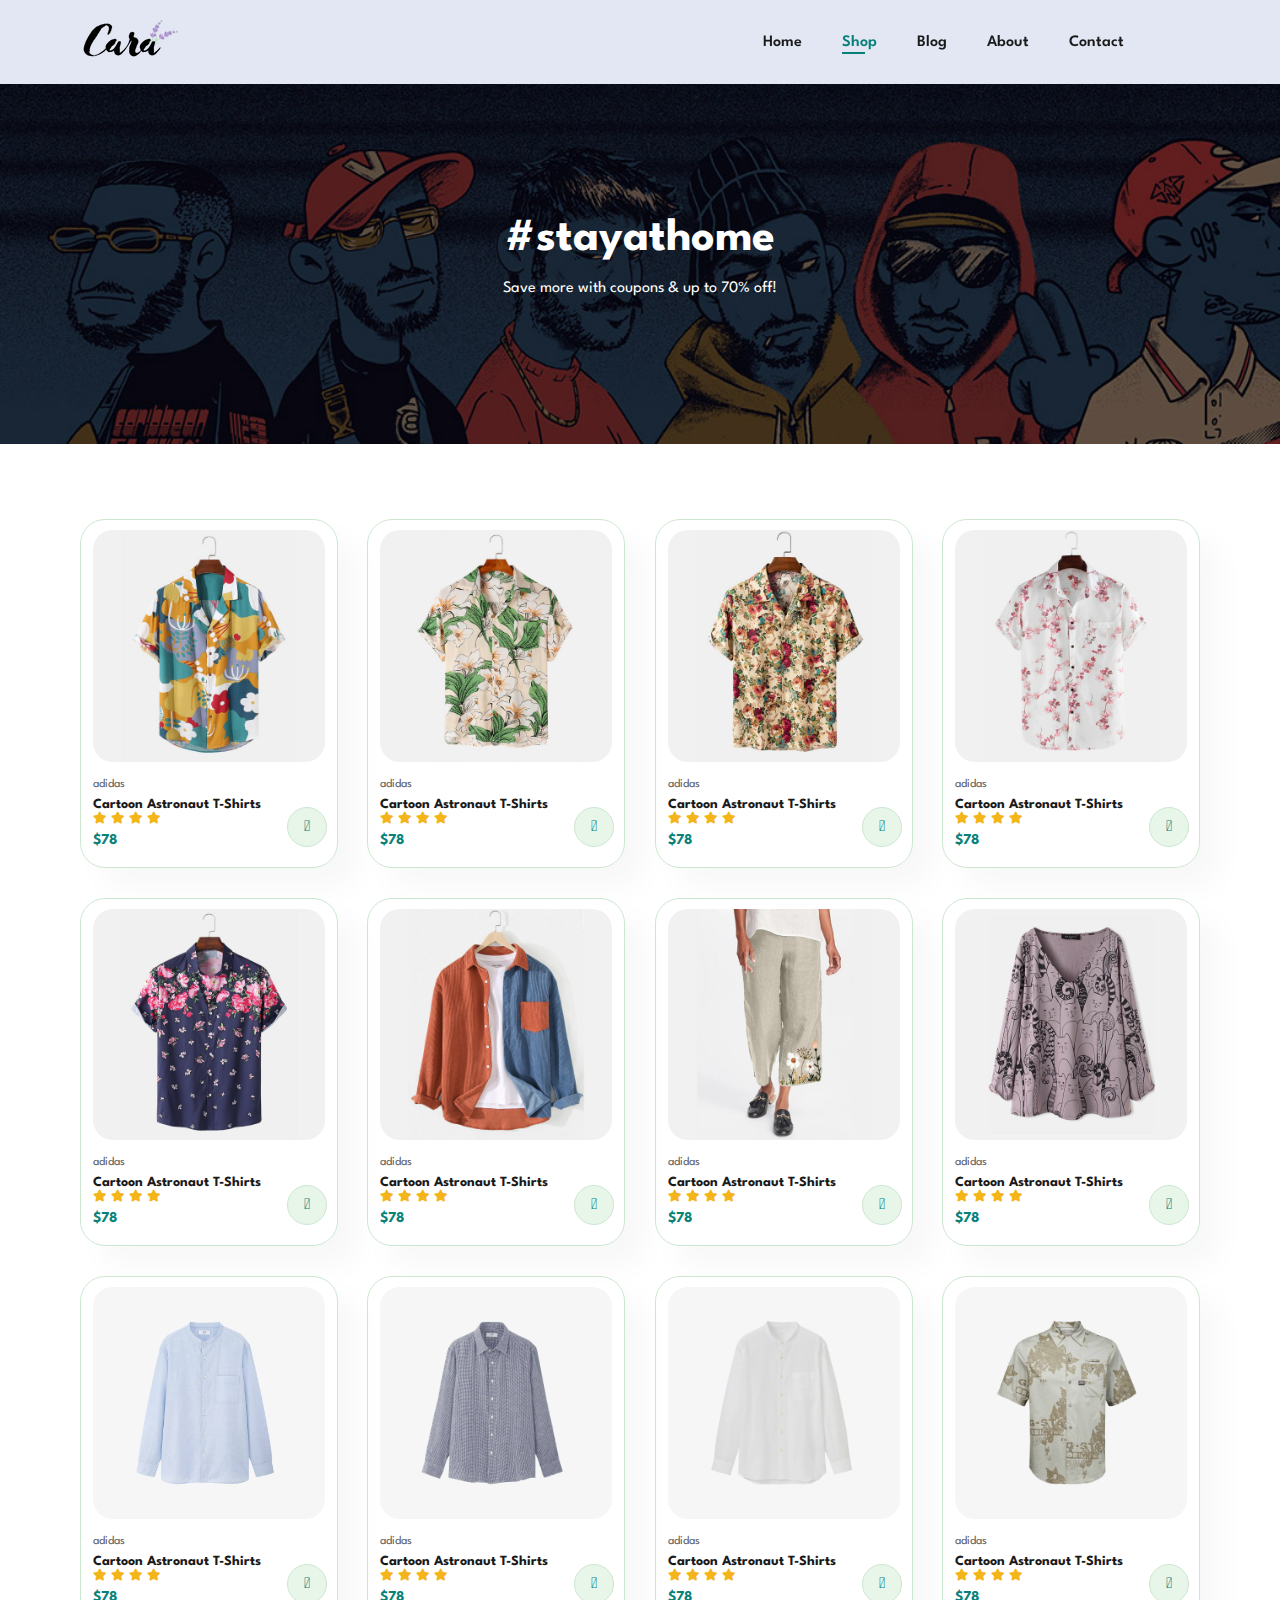
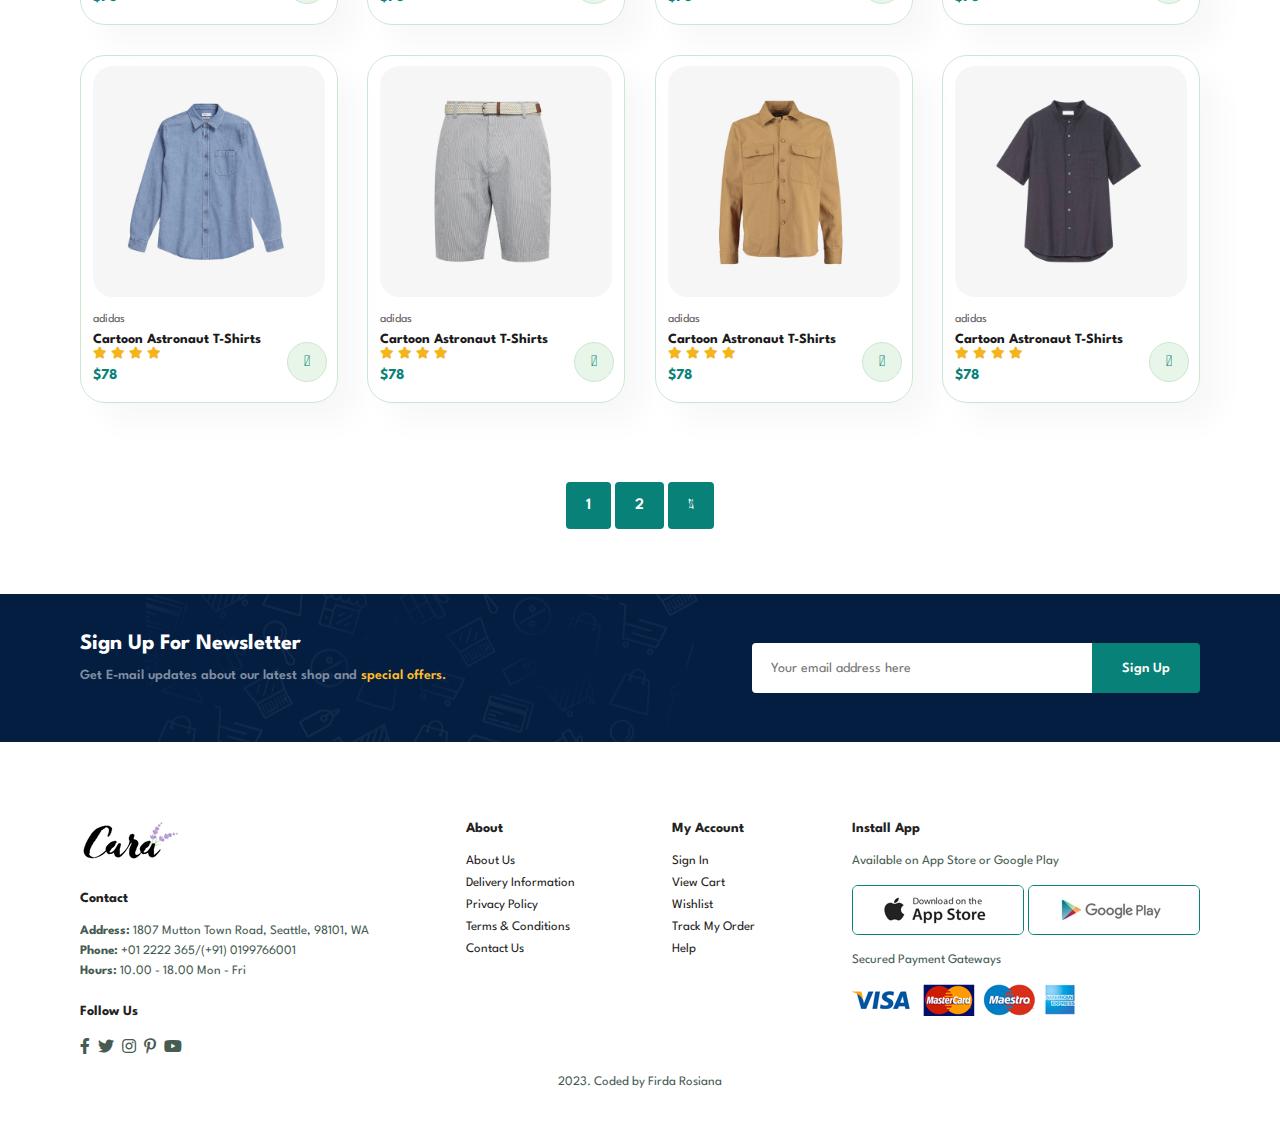
<file: shop.html>
<!DOCTYPE html>
<html lang="en">
  <head>
    <meta charset="UTF-8" />
    <meta http-equiv="X-UA-Compatible" content="IE=edge" />
    <meta name="viewport" content="width=device-width, initial-scale=1.0" />
    <title>Drone Ecommerce</title>
    <link rel="stylesheet" href="https://pro.fontawesome.com/releases/v5.10.0/css/all.css" />

    <link rel="stylesheet" href="style.css" />
  </head>

  <body>
    <section id="header">
      <a href=""><img src="img/logo.png" alt="" class="logo" /></a>

      <div class="">
        <ul id="navbar">
          <li><a href="index.html">Home</a></li>
          <li><a class="active" href="shop.html">Shop</a></li>
          <li><a href="blog.html">Blog</a></li>
          <li><a href="about.html">About</a></li>
          <li><a href="contact.html">Contact</a></li>
          <li id="lg-bag">
            <a href="cart.html"><i class="far fa-shopping-bag"></i></a>
          </li>
          <a href="#" id="close"><i class="far fa-times"></i></a>
        </ul>
      </div>
      <div class="" id="mobile">
        <a href="cart.html"><i class="far fa-shopping-bag"></i></a>
        <i id="bar" class="fas fa-outdent"></i>
      </div>
    </section>

    <section id="page-header">
      <h2>#stayathome</h2>
      <p>Save more with coupons & up to 70% off!</p>
    </section>

    <section id="product1" class="section-p1">
      <div class="pro-container">
        <div class="pro" onclick="window.location.href='single-product.html'">
          <img src="img/products/f1.jpg" alt="" />
          <div class="desc">
            <span>adidas</span>
            <h5>Cartoon Astronaut T-Shirts</h5>
            <div class="star">
              <i class="fas fa-star"></i>
              <i class="fas fa-star"></i>
              <i class="fas fa-star"></i>
              <i class="fas fa-star"></i>
            </div>
            <h4>$78</h4>
          </div>
          <a href="#"><i class="fal fa-shopping-cart cart"></i></a>
        </div>
        <div class="pro">
          <img src="img/products/f2.jpg" alt="" />
          <div class="desc">
            <span>adidas</span>
            <h5>Cartoon Astronaut T-Shirts</h5>
            <div class="star">
              <i class="fas fa-star"></i>
              <i class="fas fa-star"></i>
              <i class="fas fa-star"></i>
              <i class="fas fa-star"></i>
            </div>
            <h4>$78</h4>
          </div>
          <a href="#"><i class="fal fa-shopping-cart cart"></i></a>
        </div>
        <div class="pro">
          <img src="img/products/f3.jpg" alt="" />
          <div class="desc">
            <span>adidas</span>
            <h5>Cartoon Astronaut T-Shirts</h5>
            <div class="star">
              <i class="fas fa-star"></i>
              <i class="fas fa-star"></i>
              <i class="fas fa-star"></i>
              <i class="fas fa-star"></i>
            </div>
            <h4>$78</h4>
          </div>
          <a href="#"><i class="fal fa-shopping-cart cart"></i></a>
        </div>
        <div class="pro">
          <img src="img/products/f4.jpg" alt="" />
          <div class="desc">
            <span>adidas</span>
            <h5>Cartoon Astronaut T-Shirts</h5>
            <div class="star">
              <i class="fas fa-star"></i>
              <i class="fas fa-star"></i>
              <i class="fas fa-star"></i>
              <i class="fas fa-star"></i>
            </div>
            <h4>$78</h4>
          </div>
          <a href="#"><i class="fal fa-shopping-cart cart"></i></a>
        </div>
        <div class="pro">
          <img src="img/products/f5.jpg" alt="" />
          <div class="desc">
            <span>adidas</span>
            <h5>Cartoon Astronaut T-Shirts</h5>
            <div class="star">
              <i class="fas fa-star"></i>
              <i class="fas fa-star"></i>
              <i class="fas fa-star"></i>
              <i class="fas fa-star"></i>
            </div>
            <h4>$78</h4>
          </div>
          <a href="#"><i class="fal fa-shopping-cart cart"></i></a>
        </div>
        <div class="pro">
          <img src="img/products/f6.jpg" alt="" />
          <div class="desc">
            <span>adidas</span>
            <h5>Cartoon Astronaut T-Shirts</h5>
            <div class="star">
              <i class="fas fa-star"></i>
              <i class="fas fa-star"></i>
              <i class="fas fa-star"></i>
              <i class="fas fa-star"></i>
            </div>
            <h4>$78</h4>
          </div>
          <a href="#"><i class="fal fa-shopping-cart cart"></i></a>
        </div>
        <div class="pro">
          <img src="img/products/f7.jpg" alt="" />
          <div class="desc">
            <span>adidas</span>
            <h5>Cartoon Astronaut T-Shirts</h5>
            <div class="star">
              <i class="fas fa-star"></i>
              <i class="fas fa-star"></i>
              <i class="fas fa-star"></i>
              <i class="fas fa-star"></i>
            </div>
            <h4>$78</h4>
          </div>
          <a href="#"><i class="fal fa-shopping-cart cart"></i></a>
        </div>
        <div class="pro">
          <img src="img/products/f8.jpg" alt="" />
          <div class="desc">
            <span>adidas</span>
            <h5>Cartoon Astronaut T-Shirts</h5>
            <div class="star">
              <i class="fas fa-star"></i>
              <i class="fas fa-star"></i>
              <i class="fas fa-star"></i>
              <i class="fas fa-star"></i>
            </div>
            <h4>$78</h4>
          </div>
          <a href="#"><i class="fal fa-shopping-cart cart"></i></a>
        </div>

        <div class="pro">
          <img src="img/products/n1.jpg" alt="" />
          <div class="desc">
            <span>adidas</span>
            <h5>Cartoon Astronaut T-Shirts</h5>
            <div class="star">
              <i class="fas fa-star"></i>
              <i class="fas fa-star"></i>
              <i class="fas fa-star"></i>
              <i class="fas fa-star"></i>
            </div>
            <h4>$78</h4>
          </div>
          <a href="#"><i class="fal fa-shopping-cart cart"></i></a>
        </div>
        <div class="pro">
          <img src="img/products/n2.jpg" alt="" />
          <div class="desc">
            <span>adidas</span>
            <h5>Cartoon Astronaut T-Shirts</h5>
            <div class="star">
              <i class="fas fa-star"></i>
              <i class="fas fa-star"></i>
              <i class="fas fa-star"></i>
              <i class="fas fa-star"></i>
            </div>
            <h4>$78</h4>
          </div>
          <a href="#"><i class="fal fa-shopping-cart cart"></i></a>
        </div>
        <div class="pro">
          <img src="img/products/n3.jpg" alt="" />
          <div class="desc">
            <span>adidas</span>
            <h5>Cartoon Astronaut T-Shirts</h5>
            <div class="star">
              <i class="fas fa-star"></i>
              <i class="fas fa-star"></i>
              <i class="fas fa-star"></i>
              <i class="fas fa-star"></i>
            </div>
            <h4>$78</h4>
          </div>
          <a href="#"><i class="fal fa-shopping-cart cart"></i></a>
        </div>
        <div class="pro">
          <img src="img/products/n4.jpg" alt="" />
          <div class="desc">
            <span>adidas</span>
            <h5>Cartoon Astronaut T-Shirts</h5>
            <div class="star">
              <i class="fas fa-star"></i>
              <i class="fas fa-star"></i>
              <i class="fas fa-star"></i>
              <i class="fas fa-star"></i>
            </div>
            <h4>$78</h4>
          </div>
          <a href="#"><i class="fal fa-shopping-cart cart"></i></a>
        </div>
        <div class="pro">
          <img src="img/products/n5.jpg" alt="" />
          <div class="desc">
            <span>adidas</span>
            <h5>Cartoon Astronaut T-Shirts</h5>
            <div class="star">
              <i class="fas fa-star"></i>
              <i class="fas fa-star"></i>
              <i class="fas fa-star"></i>
              <i class="fas fa-star"></i>
            </div>
            <h4>$78</h4>
          </div>
          <a href="#"><i class="fal fa-shopping-cart cart"></i></a>
        </div>
        <div class="pro">
          <img src="img/products/n6.jpg" alt="" />
          <div class="desc">
            <span>adidas</span>
            <h5>Cartoon Astronaut T-Shirts</h5>
            <div class="star">
              <i class="fas fa-star"></i>
              <i class="fas fa-star"></i>
              <i class="fas fa-star"></i>
              <i class="fas fa-star"></i>
            </div>
            <h4>$78</h4>
          </div>
          <a href="#"><i class="fal fa-shopping-cart cart"></i></a>
        </div>
        <div class="pro">
          <img src="img/products/n7.jpg" alt="" />
          <div class="desc">
            <span>adidas</span>
            <h5>Cartoon Astronaut T-Shirts</h5>
            <div class="star">
              <i class="fas fa-star"></i>
              <i class="fas fa-star"></i>
              <i class="fas fa-star"></i>
              <i class="fas fa-star"></i>
            </div>
            <h4>$78</h4>
          </div>
          <a href="#"><i class="fal fa-shopping-cart cart"></i></a>
        </div>
        <div class="pro">
          <img src="img/products/n8.jpg" alt="" />
          <div class="desc">
            <span>adidas</span>
            <h5>Cartoon Astronaut T-Shirts</h5>
            <div class="star">
              <i class="fas fa-star"></i>
              <i class="fas fa-star"></i>
              <i class="fas fa-star"></i>
              <i class="fas fa-star"></i>
            </div>
            <h4>$78</h4>
          </div>
          <a href="#"><i class="fal fa-shopping-cart cart"></i></a>
        </div>
      </div>
    </section>

    <section id="pagination" class="section-p1">
        <a href="#">1</a>
        <a href="#">2</a>
        <a href="#"><i class="fal fa-long-arrow-alt-right"></i></a>
    </section>

    <section id="newsletter" class="section-p1 section-m1">
      <div class="newstext">
        <h4>Sign Up For Newsletter</h4>
        <p>Get E-mail updates about our latest shop and <span>special offers.</span></p>
      </div>
      <div class="form">
        <input type="text" placeholder="Your email address here" />
        <button class="normal">Sign Up</button>
      </div>
    </section>

    <footer class="section-p1">
      <div class="col">
        <img src="img/logo.png" class="logo" alt="" />
        <h4>Contact</h4>
        <p><strong>Address:</strong> 1807 Mutton Town Road, Seattle, 98101, WA</p>
        <p><strong>Phone:</strong> +01 2222 365/(+91) 0199766001</p>
        <p><strong>Hours:</strong> 10.00 - 18.00 Mon - Fri</p>
        <div class="follow-us">
          <h4>Follow Us</h4>
          <div class="icon">
            <i class="fab fa-facebook-f"></i>
            <i class="fab fa-twitter"></i>
            <i class="fab fa-instagram"></i>
            <i class="fab fa-pinterest-p"></i>
            <i class="fab fa-youtube"></i>
          </div>
        </div>
      </div>

      <div class="col">
        <h4>About</h4>
        <a href="#">About Us</a>
        <a href="#">Delivery Information</a>
        <a href="#">Privacy Policy</a>
        <a href="#">Terms & Conditions</a>
        <a href="#">Contact Us</a>
      </div>

      <div class="col">
        <h4>My Account</h4>
        <a href="#">Sign In</a>
        <a href="#">View Cart</a>
        <a href="#">Wishlist</a>
        <a href="#">Track My Order</a>
        <a href="#">Help</a>
      </div>

      <div class="col install">
        <h4>Install App</h4>
        <p>Available on App Store or Google Play</p>
        <div class="row">
          <img src="img/pay/app.jpg" alt="" />
          <img src="img/pay/play.jpg" alt="" />
        </div>
        <p>Secured Payment Gateways</p>
        <img src="img/pay/pay.png" alt="" />
      </div>

      <div class="copyright">
        <p>2023. Coded by Firda Rosiana</p>
      </div>
    </footer>

    <script src="script.js"></script>
  </body>
</html>
</file>
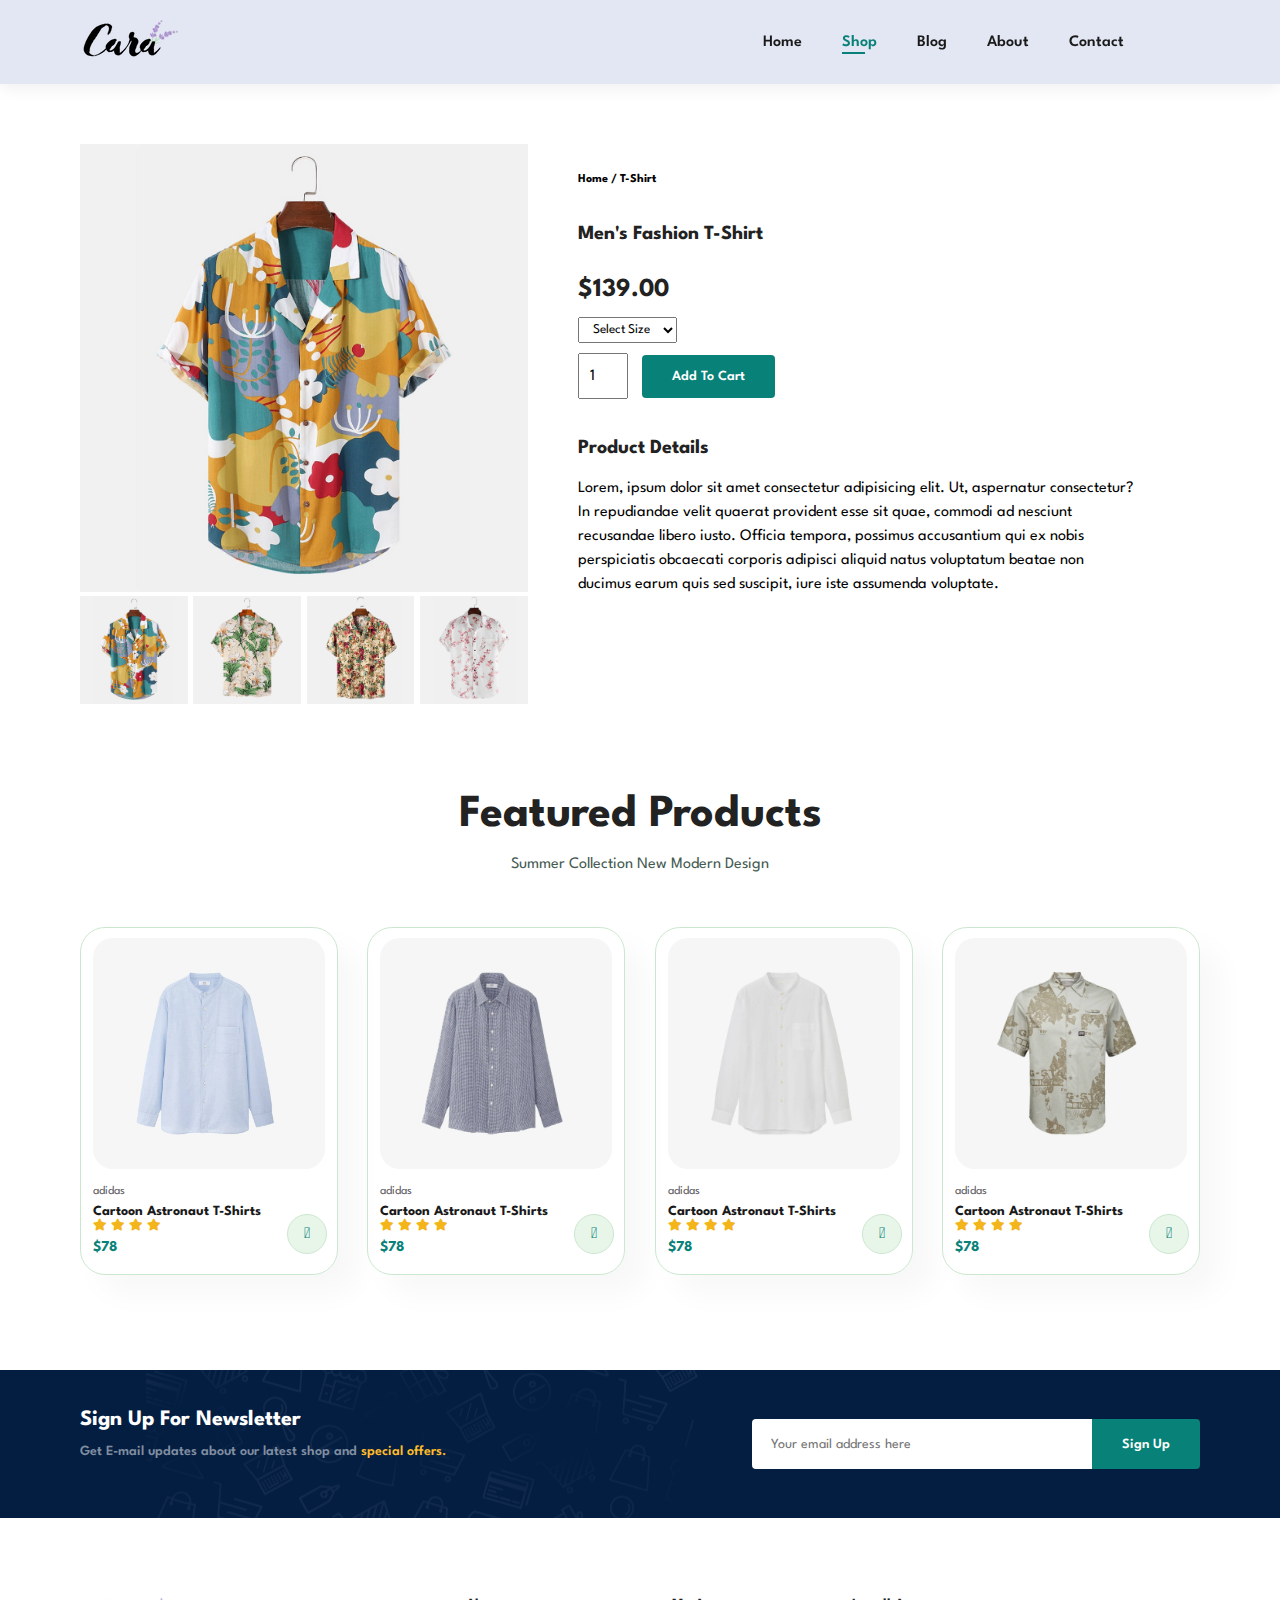
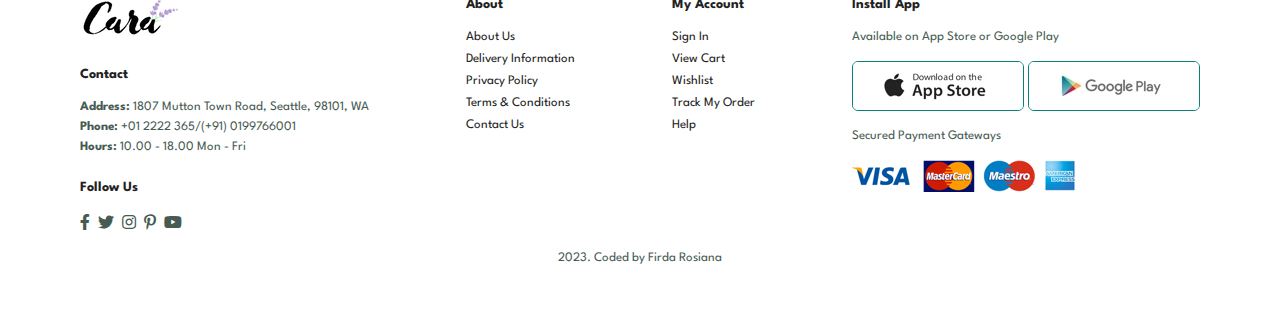
<file: single-product.html>
<!DOCTYPE html>
<html lang="en">
  <head>
    <meta charset="UTF-8" />
    <meta http-equiv="X-UA-Compatible" content="IE=edge" />
    <meta name="viewport" content="width=device-width, initial-scale=1.0" />
    <title>Drone Ecommerce</title>
    <link rel="stylesheet" href="https://pro.fontawesome.com/releases/v5.10.0/css/all.css" />

    <link rel="stylesheet" href="style.css" />
  </head>

  <body>
    <section id="header">
      <a href=""><img src="img/logo.png" alt="" class="logo" /></a>

      <div class="">
        <ul id="navbar">
          <li><a href="index.html">Home</a></li>
          <li><a class="active" href="shop.html">Shop</a></li>
          <li><a href="blog.html">Blog</a></li>
          <li><a href="about.html">About</a></li>
          <li><a href="contact.html">Contact</a></li>
          <li id="lg-bag">
            <a href="cart.html"><i class="far fa-shopping-bag"></i></a>
          </li>
          <a href="#" id="close"><i class="far fa-times"></i></a>
        </ul>
      </div>
      <div class="" id="mobile">
        <a href="cart.html"><i class="far fa-shopping-bag"></i></a>
        <i id="bar" class="fas fa-outdent"></i>
      </div>
    </section>

    <section id="pro-details" class="section-p1">
        <div class="single-pro-image">
            <img src="img/products/f1.jpg" width="100%" id="MainImage" alt="">

            <div class="small-image-group">
                <div class="small-img-col">
                    <img src="img/products/f1.jpg" width="100%" class="small-img" alt="">
                </div>
                <div class="small-img-col">
                    <img src="img/products/f2.jpg" width="100%" class="small-img" alt="">
                </div>
                <div class="small-img-col">
                    <img src="img/products/f3.jpg" width="100%" class="small-img" alt="">
                </div>
                <div class="small-img-col">
                    <img src="img/products/f4.jpg" width="100%" class="small-img" alt="">
                </div>
            </div>
        </div>

        <div class="single-pro-details">
            <h6>Home / T-Shirt</h6>
            <h4>Men's Fashion T-Shirt</h4>
            <h2>$139.00</h2>
            <select>
                <option>Select Size</option>
                <option>XL</option>
                <option>XXL</option>
                <option>Small</option>
                <option>Medium</option>
                <option>Large</option>
            </select>
            <input type="number" value="1">
            <button class="normal">Add To Cart</button>

            <h4>Product Details</h4>
            <span>Lorem, ipsum dolor sit amet consectetur adipisicing elit. Ut, aspernatur consectetur? In repudiandae velit quaerat provident esse sit quae, commodi ad nesciunt recusandae libero iusto. Officia tempora, possimus accusantium qui ex nobis perspiciatis obcaecati corporis adipisci aliquid natus voluptatum beatae non ducimus earum quis sed suscipit, iure iste assumenda voluptate.</span>
        </div>
    </section>

    <section id="product1" class="section-p1">
        <h2>Featured Products</h2>
        <p>Summer Collection New Modern Design</p>
        <div class="pro-container">
          <div class="pro">
            <img src="img/products/n1.jpg" alt="" />
            <div class="desc">
              <span>adidas</span>
              <h5>Cartoon Astronaut T-Shirts</h5>
              <div class="star">
                <i class="fas fa-star"></i>
                <i class="fas fa-star"></i>
                <i class="fas fa-star"></i>
                <i class="fas fa-star"></i>
              </div>
              <h4>$78</h4>
            </div>
            <a href="#"><i class="fal fa-shopping-cart cart"></i></a>
          </div>
          <div class="pro">
            <img src="img/products/n2.jpg" alt="" />
            <div class="desc">
              <span>adidas</span>
              <h5>Cartoon Astronaut T-Shirts</h5>
              <div class="star">
                <i class="fas fa-star"></i>
                <i class="fas fa-star"></i>
                <i class="fas fa-star"></i>
                <i class="fas fa-star"></i>
              </div>
              <h4>$78</h4>
            </div>
            <a href="#"><i class="fal fa-shopping-cart cart"></i></a>
          </div>
          <div class="pro">
            <img src="img/products/n3.jpg" alt="" />
            <div class="desc">
              <span>adidas</span>
              <h5>Cartoon Astronaut T-Shirts</h5>
              <div class="star">
                <i class="fas fa-star"></i>
                <i class="fas fa-star"></i>
                <i class="fas fa-star"></i>
                <i class="fas fa-star"></i>
              </div>
              <h4>$78</h4>
            </div>
            <a href="#"><i class="fal fa-shopping-cart cart"></i></a>
          </div>
          <div class="pro">
            <img src="img/products/n4.jpg" alt="" />
            <div class="desc">
              <span>adidas</span>
              <h5>Cartoon Astronaut T-Shirts</h5>
              <div class="star">
                <i class="fas fa-star"></i>
                <i class="fas fa-star"></i>
                <i class="fas fa-star"></i>
                <i class="fas fa-star"></i>
              </div>
              <h4>$78</h4>
            </div>
            <a href="#"><i class="fal fa-shopping-cart cart"></i></a>
          </div>
        </div>
      </section>

    <section id="newsletter" class="section-p1 section-m1">
      <div class="newstext">
        <h4>Sign Up For Newsletter</h4>
        <p>Get E-mail updates about our latest shop and <span>special offers.</span></p>
      </div>
      <div class="form">
        <input type="text" placeholder="Your email address here" />
        <button class="normal">Sign Up</button>
      </div>
    </section>

    <footer class="section-p1">
      <div class="col">
        <img src="img/logo.png" class="logo" alt="" />
        <h4>Contact</h4>
        <p><strong>Address:</strong> 1807 Mutton Town Road, Seattle, 98101, WA</p>
        <p><strong>Phone:</strong> +01 2222 365/(+91) 0199766001</p>
        <p><strong>Hours:</strong> 10.00 - 18.00 Mon - Fri</p>
        <div class="follow-us">
          <h4>Follow Us</h4>
          <div class="icon">
            <i class="fab fa-facebook-f"></i>
            <i class="fab fa-twitter"></i>
            <i class="fab fa-instagram"></i>
            <i class="fab fa-pinterest-p"></i>
            <i class="fab fa-youtube"></i>
          </div>
        </div>
      </div>

      <div class="col">
        <h4>About</h4>
        <a href="#">About Us</a>
        <a href="#">Delivery Information</a>
        <a href="#">Privacy Policy</a>
        <a href="#">Terms & Conditions</a>
        <a href="#">Contact Us</a>
      </div>

      <div class="col">
        <h4>My Account</h4>
        <a href="#">Sign In</a>
        <a href="#">View Cart</a>
        <a href="#">Wishlist</a>
        <a href="#">Track My Order</a>
        <a href="#">Help</a>
      </div>

      <div class="col install">
        <h4>Install App</h4>
        <p>Available on App Store or Google Play</p>
        <div class="row">
          <img src="img/pay/app.jpg" alt="" />
          <img src="img/pay/play.jpg" alt="" />
        </div>
        <p>Secured Payment Gateways</p>
        <img src="img/pay/pay.png" alt="" />
      </div>

      <div class="copyright">
        <p>2023. Coded by Firda Rosiana</p>
      </div>
    </footer>

    <script>
        var MainImage = document.getElementById("MainImage");
        var smallImg = document.getElementsByClassName("small-img");

        smallImg[0].onclick = function(){
            MainImage.src = smallImg[0].src;
        }

        smallImg[1].onclick = function(){
            MainImage.src = smallImg[1].src;
        }

        smallImg[2].onclick = function(){
            MainImage.src = smallImg[2].src;
        }

        smallImg[3].onclick = function(){
            MainImage.src = smallImg[3].src;
        }
    </script>

    <script src="script.js"></script>
  </body>
</html>
</file>
<file: style.css>
@import url("https://fonts.googleapis.com/css2?family=Spartan:wght@100;200;300;400;500;600;700;800;900&display=swap");
* {
  margin: 0;
  padding: 0;
  box-sizing: border-box;
  font-family: "Spartan", sans-serif;
}

html {
  scroll-behavior: smooth;
}

/* Global Styles */

h1 {
  font-size: 50px;
  line-height: 64px;
  color: #222;
}

h2 {
  font-size: 46px;
  line-height: 54px;
  color: #222;
}

h4 {
  font-size: 20px;
  color: #222;
}

h6 {
  font-weight: 700;
  font-size: 12px;
}

p {
  font-size: 16px;
  color: #465b52;
  margin: 15px 0 20px 0;
}

.section-p1 {
  padding: 40px 80px;
}

.section-m1 {
  margin: 40px 0;
}

button.normal {
  font-size: 14px;
  font-weight: 600;
  padding: 15px 30px;
  color: #000;
  background-color: #fff;
  border-radius: 4px;
  cursor: pointer;
  border: none;
  outline: none;
  transition: 0.2s;
}

button.white {
  font-size: 13px;
  font-weight: 600;
  padding: 11px 18px;
  color: #fff;
  background-color: transparent;
  cursor: pointer;
  border: 1px solid #fff;
  outline: none;
  transition: 0.2s;
}

body {
  width: 100%;
}

#header {
  display: flex;
  align-items: center;
  justify-content: space-between;
  padding: 20px 80px;
  background: #e3e6f3;
  box-shadow: 0 5px 15px rgba(0, 0, 0, 0.06);
  z-index: 999;
  position: sticky;
  top: 0;
  left: 0;
}

#navbar {
  display: flex;
  align-items: center;
  justify-content: center;
}

#navbar li {
  list-style: none;
  padding: 0 20px;
  position: relative;
}

#navbar li a {
  text-decoration: none;
  font-size: 16px;
  font-weight: 600;
  color: #1a1a1a;
  transition: 0.3s ease;
}

#navbar li a:hover,
#navbar li a.active {
  color: #088178;
}

#navbar li a.active::after,
#navbar li a:hover::after {
  content: "";
  width: 30%;
  height: 2px;
  background: #088178;
  position: absolute;
  bottom: -4px;
  left: 20px;
}

#mobile {
  display: none;
  align-items: center;
}

#close {
  display: none;
}
/*Home Page*/
#hero {
  background-image: url("img/hero4.png");
  height: 90vh;
  width: 100%;
  background-size: cover;
  background-position: top 25% right 0;
  padding: 0 80px;
  display: flex;
  flex-direction: column;
  align-items: flex-start;
  justify-content: center;
}

#hero h4 {
  padding-bottom: 12px;
}
#hero h1 {
  color: #088178;
}
#hero button {
  background-image: url("img/button.png");
  background-color: transparent;
  color: #088178;
  border: 0;
  padding: 14px 80px 14px 65px;
  background-repeat: no-repeat;
  cursor: pointer;
  font-weight: 700;
  font-size: 16px;
}

#feature {
  display: flex;
  align-items: center;
  justify-content: space-between;
  flex-wrap: wrap;
}

#feature .fe-box {
  width: 180px;
  text-align: center;
  padding: 25px 15px;
  box-shadow: 20px 20px 34px rgba(0, 0, 0, 0.03);
  border: 1px solid #cce7d0;
  border-radius: 4px;
  margin: 15px 0;
}

#feature .fe-box:hover {
  box-shadow: 10px 10px 54px rgba(70, 62, 221, 0.1);
}

#feature .fe-box img {
  width: 100%;
  margin-bottom: 10px;
}

#feature .fe-box h6 {
  display: inline-block;
  padding: 9px 8px 6px 8px;
  line-height: 1;
  border-radius: 4px;
  color: #088178;
  background-color: #fddde4;
}

/* text highlight color */
#feature .fe-box:nth-child(2) h6 {
  background-color: #cdebbc;
}
#feature .fe-box:nth-child(3) h6 {
  background-color: #d1e8f2;
}
#feature .fe-box:nth-child(4) h6 {
  background-color: #cdd4f8;
}
#feature .fe-box:nth-child(5) h6 {
  background-color: #f6dbf6;
}
#feature .fe-box:nth-child(6) h6 {
  background-color: #fff2e5;
}

/* Products Section*/
#product1 {
  text-align: center;
}
#product1 .pro-container {
  display: flex;
  justify-content: space-between;
  padding-top: 20px;
  flex-wrap: wrap;
}
#product1 .pro {
  width: 23%;
  min-width: 250px;
  padding: 10px 12px;
  border: 1px solid #cce7d0;
  border-radius: 25px;
  cursor: pointer;
  box-shadow: 20px 20px 30px rgba(0, 0, 0, 0.03);
  margin: 15px 0;
  transition: 0.2s ease;
  position: relative;
}
#product1 .pro img {
  width: 100%;
  border-radius: 20px;
}
#product1 .pro:hover {
  box-shadow: 20px 20px 30px rgba(0, 0, 0, 0.06);
}
#product1 .pro .desc {
  text-align: start;
  padding: 10px 0;
}
#product1 .pro .desc span {
  color: #606063;
  font-size: 12px;
}
#product1 .pro .desc h5 {
  padding-top: 7px;
  color: #1a1a1a;
  font-size: 14px;
}
#product1 .pro .desc i {
  font-size: 12px;
  color: rgb(243, 181, 25);
}
#product1 .pro .desc h4 {
  padding-top: 7px;
  font-size: 15px;
  font-weight: 700;
  color: #088178;
}
/* cart icon */
#product1 .pro .cart {
  width: 40px;
  height: 40px;
  line-height: 40px;
  border-radius: 50px;
  background-color: #e8f6ea;
  font-weight: 500;
  color: #088178;
  border: 1px solid #cce7d0;
  position: absolute;
  bottom: 20px;
  right: 10px;
}

/* CTA Banner */
#banner {
  display: flex;
  flex-direction: column;
  justify-content: center;
  align-items: center;
  text-align: center;
  background-image: url("img/banner/b2.jpg");
  width: 100%;
  height: 40vh;
  background-size: cover;
  background-position: center;
}
#banner h4 {
  color: #fff;
  font-size: 16px;
}
#banner h2 {
  color: #fff;
  font-size: 30px;
  padding: 10px 0;
}
#banner h2 span {
  color: #ef3636;
}
#banner button:hover {
  background: #088178;
  color: #fff;
}
#sm-banner {
  display: flex;
  justify-content: space-between;
  flex-wrap: wrap;
}

/* CTA banner small */
#sm-banner .banner-box {
  display: flex;
  flex-direction: column;
  justify-content: center;
  align-items: flex-start;
  background-image: url("img/banner/b17.jpg");
  min-width: 580px;
  height: 50vh;
  background-size: cover;
  background-position: center;
  padding: 30px;
}
#sm-banner .banner-box-2 {
  display: flex;
  flex-direction: column;
  justify-content: center;
  align-items: flex-start;
  background-image: url("img/banner/b10.jpg");
  min-width: 580px;
  height: 50vh;
  background-size: cover;
  background-position: center;
  padding: 30px;
}
#sm-banner h4 {
  color: #fff;
  font-size: 20px;
  font-weight: 300;
}
#sm-banner h2 {
  color: #fff;
  font-size: 28px;
  font-weight: 800;
}
#sm-banner span {
  color: #fff;
  font-size: 14px;
  font-weight: 500;
  padding-bottom: 15px;
}
#sm-banner .banner-box:hover button {
  background: #088178;
  border: 1px solid #088178;
}

#banner-3 {
  display: flex;
  justify-content: space-between;
  flex-wrap: wrap;
  padding: 0 80px;
}
#banner-3 .banner-box {
  display: flex;
  flex-direction: column;
  justify-content: center;
  align-items: flex-start;
  background-image: url("img/banner/b7.jpg");
  min-width: 30%;
  height: 30vh;
  background-size: cover;
  background-position: center;
  padding: 20px;
  margin-bottom: 20px;
}
#banner-3 .banner-box-2 {
  background-image: url("img/banner/b4.jpg");
}
#banner-3 .banner-box-3 {
  background-image: url("img/banner/b18.jpg");
}
#banner-3 h2 {
  color: #fff;
  font-weight: 900;
  font-size: 22px;
}
#banner-3 h3 {
  color: #ec544e;
  font-weight: 800;
  font-size: 15px;
}

/* newsletter subs and form enter email*/
#newsletter {
  display: flex;
  justify-content: space-between;
  flex-wrap: wrap;
  align-items: center;
  background-image: url("img/banner/b14.png");
  background-repeat: no-repeat;
  background-position: 20% 30%;
  background-color: #041e42;
}
#newsletter h4 {
  font-size: 22px;
  font-weight: 700;
  color: #fff;
}
#newsletter p {
  font-size: 14px;
  font-weight: 600;
  color: #818ea0;
}
#newsletter p span {
  color: #ffbd27;
}
#newsletter .form {
  display: flex;
  width: 40%;
}

/* input field dan button menyatu sempurna */
#newsletter input {
  height: 3.125rem;
  padding: 0 1.25em;
  font-size: 14px;
  width: 100%;
  border: 1px solid transparent;
  border-radius: 4px;
  outline: none;
  border-top-right-radius: 0;
  border-bottom-right-radius: 0;
}
#newsletter button {
  background-color: #088178;
  color: #fff;
  white-space: nowrap;
  border-top-left-radius: 0;
  border-bottom-left-radius: 0;
}

/* footer */
footer {
  display: flex;
  flex-wrap: wrap;
  justify-content: space-between;
}
footer .col {
  display: flex;
  flex-direction: column;
  align-items: flex-start;
  margin-bottom: 20px;
}
footer .logo {
  margin-bottom: 30px;
}
footer h4 {
  font-size: 14px;
  padding-bottom: 20px;
}
footer p {
  font-size: 13px;
  margin: 0 0 8px 0;
}
footer a {
  font-size: 13px;
  text-decoration: none;
  color: #222;
  margin-bottom: 10px;
}
footer .follow-us {
  margin-top: 20px;
}
footer .follow-us i {
  color: #465b52;
  padding-right: 4px;
  cursor: pointer;
}
footer .install .row img {
  border: 1px solid #088178;
  border-radius: 6px;
}
footer .install img {
  margin: 10px 0 15px 0;
}
footer .follow-us i:hover,
footer a:hover {
  color: #088178;
}
footer .copyright {
  width: 100%;
  text-align: center;
}

/*=======================================================================*/
/* SHOP PAGE */
/* Shop Page - START */
#page-header {
  background-image: url("img/banner/b1.jpg");
  width: 100%;
  height: 40vh;
  background-size: cover;
  display: flex;
  justify-content: center;
  text-align: center;
  flex-direction: column;
  padding: 14px;
}

#page-header h2,
#page-header p {
  color: #fff;
}

#pagination {
  text-align: center;
}

#pagination a {
  text-decoration: none;
  background-color: #088178;
  padding: 16px 20px;
  border-radius: 4px;
  color: #fff;
  font-weight: 600;
}

#pagination a i {
  font-size: 16px;
  font-weight: 600;
}

/* Shop Page - Single Product */
#pro-details {
  display: flex;
  margin-top: 20px;
}

#pro-details .single-pro-image {
  width: 40%;
  margin-right: 50px;
}
.small-image-group {
  display: flex;
  justify-content: space-between;
}

.small-img-col {
  flex-basis: 24%;
  cursor: pointer;
}

#pro-details .single-pro-details {
  width: 50%;
  padding-top: 30px;
}

#pro-details .single-pro-details h4 {
  padding: 40px 0 20px 0;
}

#pro-details .single-pro-details h2 {
  font-size: 26px;
}

#pro-details .single-pro-details select {
  display: block;
  padding: 5px 10px;
  margin-bottom: 10px;
}

#pro-details .single-pro-details input {
  width: 50px;
  height: 46px;
  padding-left: 10px;
  font-size: 16px;
  margin-right: 10px;
}

#pro-details .single-pro-details input:focus {
  outline: none;
}

#pro-details .single-pro-details button {
  background-color: #088178;
  color: #fff;
}

#pro-details .single-pro-details span {
  line-height: 24px;
}
/* Shop Page - END */
/*=======================================================================*/

/* Blog Page - START */
#page-header.blog-header {
  background-image: url("img/banner/b19.jpg");
}

#blog {
  padding: 150px 150px 0 150px;
}

#blog .blog-box {
  display: flex;
  align-items: center;
  weight: 100%;
  position: relative;
  padding-bottom: 90px;
}

#blog .blog-img {
  width: 50%;
  margin-right: 40px;
}

#blog img {
  width: 100%;
  height: 300px;
  object-fit: cover;
}

#blog .blog-details {
  width: 50%;
}

#blog .blog-details a {
  text-decoration: none;
  font-size: 11px;
  color: #000;
  font-weight: 700;
  position: relative;
  transition: 0.3s;
}

#blog .blog-details a::after {
  content: "";
  width: 50px;
  height: 1px;
  background-color: #000;
  position: absolute;
  top: 4px;
  right: -60px;
}

#blog .blog-details a:hover {
  color: #088178;
}

#blog .blog-details a:hover::after {
  background-color: #088178;
}

#blog .blog-box h1 {
  position: absolute;
  top: -40px;
  left: 0;
  font-size: 70px;
  font-weight: 700;
  color: #c9cbce;
  z-index: -9;
}
/* Blog Page - END */
/*=======================================================================*/

/* Blog Page - START */
#page-header.about-header {
  background-image: url("img/about/banner.png");
}

#about-head {
  display: flex;
  align-items: center;
}

#about-head img {
  width: 50%;
  height: auto;
}

#about-head div {
  padding-left: 40px;
}

#about-app {
  text-align: center;
}

#about-app .video {
  width: 70%;
  height: 100%;
  margin: 30px auto 0 auto;
}

#about-app .video video {
  width: 100%;
  height: 100%;
  border-radius: 20px;
}

/* Blog Page - END */
/*=======================================================================*/

/* Contact Page - START */
#contact-details {
  display: flex;
  align-items: center;
  justify-content: space-between;
}

#contact-details .details {
  width: 40%;
}

#contact-details .details span,
#form-details form span {
  font-size: 12px;
}

#contact-details .details h2,
#form-details form h2 {
  font-size: 26px;
  line-height: 35px;
  padding: 20px 0;
}

#contact-details .details h3 {
  font-size: 16px;
  padding-bottom: 15px;
}

#contact-details .details li {
  list-style: none;
  display: flex;
  padding: 10px 0;
}

#contact-details .details li i {
  font-size: 14px;
  padding-right: 22px;
}

#contact-details .details li p {
  margin: 0;
  font-size: 14px;
}

#contact-details .map {
  width: 55%;
  height: 400px;
}

#contact-details .map iframe {
  width: 100%;
  height: 100%;
}

#form-details {
  display: flex;
  justify-content: space-between;
  margin: 30px;
  padding: 60px;
  border: 1px solid #e1e1e1;
}

#form-details form {
  width: 65%;
  display: flex;
  flex-direction: column;
  align-items: flex-start;
}

#form-details form input,
#form-details form textarea {
  width: 100%;
  padding: 12px 15px;
  outline: none;
  margin-bottom: 20px;
  border: 1px solid #e1e1e1;
}

#form-details form button {
  background-color: #088178;
  color: #fff;
}

#form-details .people div {
  padding-bottom: 25px;
  display: flex;
  align-items: flex-start;
}

#form-details .people div img {
  width: 65px;
  height: 65px;
  object-fit: cover;
  margin-right: 15px;
}

#form-details .people div p {
  margin: 0;
  font-size: 13px;
  line-height: 25px;
}

#form-details .people div p span {
  display: block;
  font-size: 16px;
  font-weight: 600;
  color: #000;
}
/* Contact Page - END */

/* Cart Page - START */
#cart {
  overflow-x: auto;
}

#cart table{
  width: 100%;
  border-collapse: collapse;
  table-layout: fixed;
  white-space: nowrap;
}

#cart table img{
  width: 70px;
}

#cart table td:nth-child(1){
  width: 100px;
  text-align: center;
}

#cart table td:nth-child(2){
  width: 150px;
  text-align: center;
}

#cart table td:nth-child(3){
  width: 250px;
  text-align: center;
}
#cart table td:nth-child(4),
#cart table td:nth-child(5),
#cart table td:nth-child(6){
  width: 150px;
  text-align: center;
}

#cart table td:nth-child(5) input {
  width: 70px;
  padding: 10px 5px 10px 15px;
}

#cart table thead{
  border: 1px solid #e2e9e1;
  border-left: none;
  border-right: none;
}

#cart table thead td{
  font-weight: 700;
  text-transform: uppercase;
  font-size: 13px;
  padding: 18px 0;
}

#cart table tbody tr td {
  padding-top: 15px;
}

#cart table tbody td{
  font-size: 13px;
}

#cart-add {
  display: flex;
  flex-wrap: wrap;
  justify: space-between;
}

#coupon {
  width: 50%;
  margin-bottom: 30px;
}

#coupon h3,
#subtotal h3{
  padding-bottom: 15px;
}

#coupon input{
  padding: 10px 20px;
  outline: none;
  width: 60%;
  margin-right: 10px;
  border: 1px solid #e2e9e1;
}

#coupon button,
#subtotal button{
  background-color: #088178;
  color: #fff;
  padding: 10px 20px;
}

#subtotal {
  width: 50%;
  margin-bottom: 30px;
  border: 1px solid #e2e9e1;
  padding: 30px;
}

#subtotal table{
  border-collapse: collapse;
  width: 100%;
  margin-bottom: 20px;
}

#subtotal table td{
  width: 50%;
  border: 1px solid #e2e9e1;
  padding: 10px;
  font-size: 13px;
}


/* Cart Page - END */

/*=======================================================================*/

/* Start Media Query */
@media (max-width: 799px) {
  .section-p1 {
    padding: 40px 40px;
  }
  #navbar {
    display: flex;
    flex-direction: column;
    align-items: flex-start;
    justify-content: flex-start;
    position: fixed;
    top: 0;
    right: -300px;
    height: 100vh;
    width: 300px;
    background-color: #e3e6f3;
    box-shadow: 0 40px 60px rgba(0, 0, 0, 0.1);
    padding: 80px 0 0 10px;
    transition: 0.3s;
  }
  #navbar.active {
    right: 0px;
  }
  #navbar li {
    margin-bottom: 25px;
  }
  #mobile {
    display: flex;
    align-items: center;
  }
  #mobile i {
    color: #1a1a1a;
    font-size: 24px;
    padding-left: 20px;
  }
  #close {
    display: initial;
    position: absolute;
    top: 30px;
    left: 30px;
    color: #222;
    font-size: 24px;
  }
  #lg-bag {
    display: none;
  }
  #hero {
    height: 70vh;
    padding: 0 80px;
    background-position: top 30% right 30%;
  }
  #feature {
    justify-content: center;
  }
  #feature .fe-box {
    margin: 15px 15px;
  }
  #product1 .pro-container {
    justify-content: center;
  }
  #product1 .pro {
    margin: 15px;
  }
  #banner {
    height: 20vh;
  }
  #sm-banner .banner-box {
    min-width: 100%;
    height: 30vh;
  }
  #banner-3 {
    padding: 0 40px;
  }
  #banner-3 .banner-box {
    width: 28%;
  }
  #newsletter .form {
    width: 70%;
  }

  /* Contact Page */
  #form-details {
    padding: 40px;
  }

  #form-details form {
    width: 50%;
  }
}

@media (max-width: 477px) {
  .section-p1 {
    padding: 20px;
  }
  #header {
    padding: 10px 30px;
  }
  h2 {
    font-size: 32px;
  }
  h1 {
    font-size: 38px;
  }
  #hero {
    background-position: 55%;
    padding: 0 20px;
  }
  #feature {
    justify-content: space-between;
  }
  #feature .fe-box {
    width: 155px;
    margin: 0 0 15px 0;
  }
  #product1 .pro {
    width: 100%;
  }
  #banner {
    height: 40vh;
  }
  #sm-banner .banner-box {
    height: 40vh;
  }
  #sm-banner .banner-box-2 {
    margin-top: 20px;
  }
  #banner-3 {
    padding: 0 20px;
  }
  #banner-3 .banner-box {
    width: 100%;
  }
  #newsletter {
    padding: 40px 20px;
  }
  #newsletter .form {
    width: 100%;
  }
  footer .copyright {
    text-align: start;
  }

  /* Single Product */
  #pro-details {
    display: flex;
    flex-direction: column;
  }

  #pro-details .single-pro-image {
    width: 100%;
    margin-right: 0px;
  }

  #pro-details .single-pro-details {
    width: 100%;
  }

  /* Blog Page Responsive - START*/
  #blog {
    padding: 100px 20px 0 20px;
  }
  #blog .blog-box {
    display: flex;
    flex-direction: column;
    align-items: start;
  }
  #blog .blog-img {
    width: 100%;
    margin-right: 0px;
    margin-bottom: 30px;
  }
  #blog .blog-details {
    width: 100%;
  }
  /* Blog Page Responsive - END*/

  /* About Page Responsive - START*/
  #about-head {
    flex-direction: column;
  }
  #about-head img {
    width: 100%;
    margin-bottom: 20px;
  }
  #about-head div {
    padding-left: 0px;
  }
  #about-app .video {
    width: 100%;
  }

  #about-app h1 {
    font-size: 28px;
  }
  /* About Page Responsive - END*/

  /* Contact Page Responsive - START*/
  #contact-details { 
    flex-direction: column;
  }

  #contact-details .details {
    width: 100%;
    margin-bottom: 30px;
  }

  #contact-details .map {
    width: 100%;
  }
  #form-details {
    margin: 10px;
    padding: 30px 10px;
    flex-wrap: wrap;
  }
  #form-details form {
    width: 100%;
    margin-bottom: 30px;
  }
  /* Contact Page Responsive - END*/

  /* Cart Page Responsive - START*/
  #cart-add {
    flex-direction: column;
  }

  #coupon {
    width: 100%;
  }

  #subtotal {
    width: 100%;
    padding: 30px;
  }
  /* Cart Page Responsive - END*/
}
</file>
